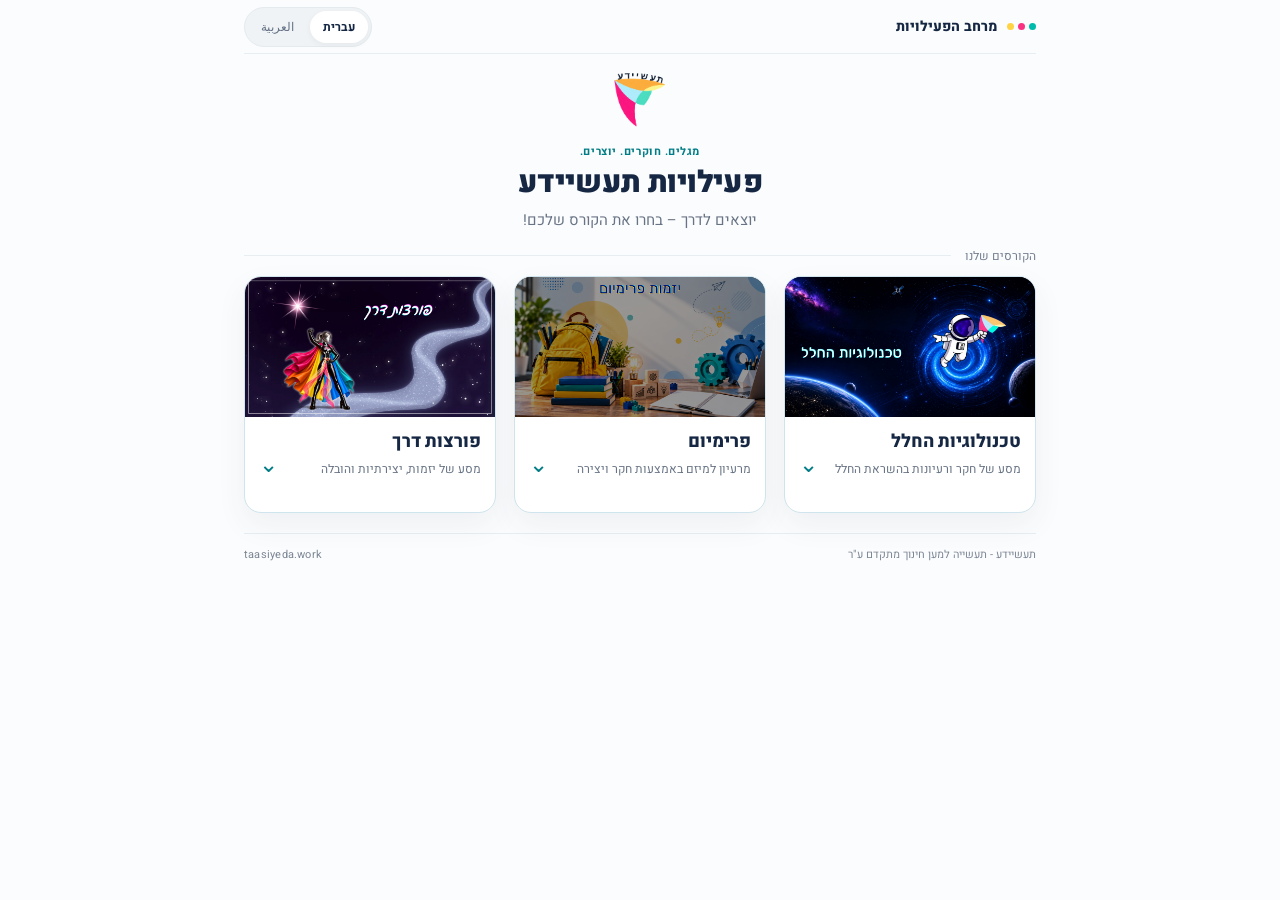
<file: index.html>
<!doctype html>
<html lang="he" dir="rtl">
<head>
<meta charset="utf-8"><meta name="viewport" content="width=device-width,initial-scale=1">
<title>פעילויות תעשיידע | בחרו את הקורס שלכם</title>
<meta name="description" content="מרחב הפעילויות של תעשיידע. בחרו את הקורס שלכם והיכנסו לאתר הקורס, לאתגרים ולפוסטר החקר.">
<meta name="theme-color" content="#fbfcfd">
<link rel="canonical" href="https://taasiyeda.work/">
<link rel="preconnect" href="https://fonts.googleapis.com"><link rel="preconnect" href="https://fonts.gstatic.com" crossorigin>
<link href="https://fonts.googleapis.com/css2?family=Heebo:wght@400;500;600;700;800;900&family=Noto+Sans+Arabic:wght@400;500;600;700;800&display=swap" rel="stylesheet">
<style>
:root{--ink:#152743;--muted:#687485;--teal:#007d87;--line:#e7edf0;--paper:#fbfcfd}
*{box-sizing:border-box}body{margin:0;background:var(--paper);color:var(--ink);font-family:Heebo,Arial,sans-serif;min-height:100vh}html[lang=ar] body{font-family:'Noto Sans Arabic',Arial,sans-serif}button,a{-webkit-tap-highlight-color:transparent}a{color:inherit}button{font:inherit}a:focus-visible,button:focus-visible{outline:3px solid #008d99;outline-offset:5px}button{cursor:pointer}.shell{max-width:1120px;padding:0 40px;margin:auto}.topbar{height:92px;display:flex;align-items:center;justify-content:space-between;border-bottom:1px solid var(--line)}.wordmark{font-size:18px;font-weight:800;display:flex;align-items:center;gap:10px}.brand-dots{display:flex;gap:4px}.brand-dots i{width:7px;height:7px;border-radius:50%;background:#00bbac}.brand-dots i:nth-child(2){background:#fa3284}.brand-dots i:nth-child(3){background:#ffd344}.languages{display:flex;direction:rtl;gap:3px;background:#f0f3f5;border:1px solid #e5eaee;border-radius:100px;padding:4px}.languages button{border:0;background:none;padding:7px 17px;border-radius:50px;color:#637185;min-height:40px;font-size:14px}.languages button[aria-pressed=true]{color:var(--ink);background:white;box-shadow:0 2px 6px #14243c0c;font-weight:700}
main{padding:40px 0 60px}.intro{text-align:center;position:relative}.logo{width:94px;height:104px;object-fit:contain}.eyebrow{color:var(--teal);font-size:12px;font-weight:700;letter-spacing:.05em;margin:22px 0 5px}h1{font-size:clamp(30px,4vw,44px);line-height:1.35;letter-spacing:-1.1px;margin:0;font-weight:900}.intro p{font-size:18px;color:var(--muted);margin:11px 0 0}.section-top{display:flex;align-items:center;gap:14px;margin:39px 0 18px;font-size:13px;color:#758090}.section-top:after{content:'';height:1px;background:var(--line);flex:1}.courses{display:grid;grid-template-columns:repeat(3,minmax(0,1fr));gap:25px;align-items:start}.course{background:#fff;border:1px solid var(--line);border-radius:24px;overflow:hidden;box-shadow:0 6px 22px #15274304}.active{border-color:#cfe4ec;box-shadow:0 12px 30px #243f6010}.cover{aspect-ratio:1.75;display:block;position:relative;overflow:hidden;background:#06122e}.cover img{width:100%;height:100%;object-fit:cover;display:block;transition:transform .35s}.cover:hover img{transform:scale(1.035)}.card-body{padding:23px}.card-body h2{font-size:23px;line-height:1.4;margin:0;font-weight:800}.card-body p{color:var(--muted);font-size:14px;line-height:1.65;margin:7px 0 20px}.links{display:grid;gap:9px}.activity{display:flex;align-items:center;justify-content:space-between;gap:12px;text-decoration:none;border:1px solid #dce9ee;background:#f3f8fb;border-radius:12px;padding:11px 15px;font-size:15px;font-weight:700;min-height:46px;transition:background .18s,transform .18s}.activity:hover{background:#e5f2f7;transform:translateX(-2px)}.activity.primary{background:var(--ink);border-color:var(--ink);color:white}.activity.primary:hover{background:#254362}.arrow{font-size:20px;line-height:1;font-family:Arial;font-weight:400}.soon-cover{background:#fff0f5;display:grid;place-items:center}.soon-cover.yellow{background:#fffae6}.shapes{width:128px;height:110px;position:relative;opacity:.9}.shapes i{position:absolute;width:60px;height:60px;background:#fac9dc;border-radius:15px;top:8px;right:8px;transform:rotate(15deg)}.shapes i:nth-child(2){background:#f1a9c5;top:44px;right:48px;border-radius:50%;width:64px;height:64px}.shapes i:nth-child(3){background:#ffe2ed;width:28px;height:28px;border-radius:8px;top:0;right:91px;transform:rotate(-15deg)}.yellow .shapes i{background:#ffe28a;transform:rotate(-15deg);border-radius:50%}.yellow .shapes i:nth-child(2){background:#f6ce57;border-radius:15px;transform:rotate(12deg)}.yellow .shapes i:nth-child(3){background:#fff0b7;border-radius:50%}.soon .card-body{min-height:154px;padding:24px}.soon h2{font-size:22px}.soon p{max-width:220px;margin-bottom:0;font-size:14px}.soon-tag{display:inline-block;font-size:11px;font-weight:600;padding:4px 10px;background:#f5f6f8;color:#7b8593;border-radius:20px;margin-bottom:12px}.footer{border-top:1px solid var(--line);padding:21px 0;display:flex;justify-content:space-between;gap:15px;color:#7c8795;font-size:12px}.footer span:last-child{direction:ltr;letter-spacing:.02em}
@media(min-height:850px) and (min-width:801px){main{padding-top:51px;padding-bottom:78px}.section-top{margin-top:45px}}@media(max-width:800px){.shell{padding:0 24px}.courses{gap:16px}.card-body{padding:17px}.card-body h2{font-size:20px}.activity{font-size:14px;padding:11px}.intro p{font-size:16px}}@media(max-width:620px){.shell{padding:0 20px}.topbar{height:78px}.wordmark{font-size:15px}.languages button{padding:6px 11px;font-size:13px}.brand-dots{gap:3px}.brand-dots i{width:5px;height:5px}main{padding-top:29px;padding-bottom:35px}.logo{width:76px;height:84px}.eyebrow{margin-top:19px}h1{font-size:33px}.courses{grid-template-columns:1fr;max-width:390px;margin:auto;gap:20px}.card-body{padding:22px}.card-body h2{font-size:24px}.activity{font-size:16px;min-height:49px}.section-top{margin-top:29px}.soon{display:grid;grid-template-columns:95px 1fr;align-items:stretch;border-radius:18px;box-shadow:none}.soon-cover{aspect-ratio:auto;height:100%;min-height:132px}.shapes{transform:scale(.65);transform-origin:center;width:115px}.soon .card-body{min-height:0;padding:17px}.soon h2{font-size:20px}.soon p{font-size:13px;margin:4px 0 0}.soon-tag{margin-bottom:7px}.footer{font-size:11px}.intro p{line-height:1.7}}@media(prefers-reduced-motion:reduce){*{transition:none!important}}

/* Compact centered course hub */
.shell{max-width:840px;padding:0 24px}
.topbar{height:64px}
.wordmark{font-size:14px}
.languages{padding:3px}
.languages button{font-size:12px;padding:5px 13px;min-height:32px}
main{padding:24px 0 30px}
.logo{width:64px;height:72px}
.eyebrow{font-size:11px;margin:12px 0 5px}
h1{font-size:30px;letter-spacing:-.6px}
.intro p{font-size:15px;margin-top:7px}
.section-top{margin:24px 0 14px;font-size:12px}
.courses{gap:18px}
.course{border-radius:17px}
.cover{aspect-ratio:1.8}
.card-body,.soon .card-body{padding:16px;min-height:0}
.card-body h2,.soon h2{font-size:18px}
.card-body p,.soon p{font-size:12px;margin:8px 0 14px}
.soon-tag{margin-bottom:8px;font-size:10px;padding:3px 9px}
.shapes{transform:scale(.72)}
.links{gap:7px}
.activity{font-size:13px;padding:8px 11px;min-height:38px;border-radius:9px}
.arrow{font-size:17px}
.footer{padding:16px 0;font-size:11px;align-items:center;flex-wrap:wrap}
.course-menu summary{display:flex;align-items:center;justify-content:space-between;gap:8px;cursor:pointer;list-style:none;min-height:36px}
.course-menu summary::-webkit-details-marker{display:none}
.course-menu summary:focus-visible{outline:3px solid #008d99;outline-offset:5px;border-radius:4px}
.chevron{color:var(--teal);font-family:Arial,sans-serif;font-size:23px;line-height:1;transition:transform .18s}
.course-menu[open] .chevron{transform:rotate(180deg)}
.course-menu[open] summary{margin-bottom:10px}
.course-heading{min-width:0;flex:1;text-align:right}
.course-heading .course-description{font-size:12px;line-height:1.65;color:var(--muted);margin:6px 0 0;min-block-size:3.3em}
.course-menu .links{padding-top:0}
@media(min-width:621px) and (max-width:800px){.course-heading h2{min-block-size:2.8em}}
@media(min-height:850px) and (min-width:801px){main{padding:24px 0 30px}.section-top{margin-top:24px}}
@media(max-width:620px){.shell{max-width:400px;padding:0 18px}.topbar{height:62px}.wordmark{font-size:13px}.languages button{padding:5px 10px}main{padding:22px 0 26px}h1{font-size:28px}.intro p{font-size:14px}.courses{gap:14px}.card-body h2{font-size:20px}.activity{font-size:15px;min-height:44px}.soon{grid-template-columns:80px 1fr}.soon-cover{min-height:112px}.soon .card-body{padding:14px}.soon h2{font-size:17px}.soon p{font-size:12px;margin-bottom:0}.soon .shapes{transform:scale(.55)}.footer{font-size:10px;gap:7px}}

.premium-cover{background:#272b30}.portzot-cover{background:#fceaf3}.cover.portzot-cover img{object-fit:contain;padding:0}.course-entry{padding-top:10px}
/* Tighter vertical rhythm */
.topbar{height:54px}
main{padding:14px 0 20px}
.logo{width:56px;height:62px}
.eyebrow{margin:6px 0 3px}
.intro p{margin-top:5px}
.section-top{margin:16px 0 11px}
.card-body{padding:12px 14px}
.footer{padding:12px 0}
@media(min-height:850px) and (min-width:801px){main{padding:14px 0 20px}.section-top{margin-top:16px}}
@media(max-width:620px){.topbar{height:54px}main{padding:14px 0 20px}.logo{width:56px;height:62px}.eyebrow{margin-top:6px}.section-top{margin-top:16px}.card-body{padding:12px 14px}}
.cover{aspect-ratio:16/9}.cover img{object-fit:contain}.cover:hover img{transform:none}.catalog-shortcut{margin-top:17px;display:flex;align-items:center;gap:16px;border:1px solid #cfe5e5;border-radius:15px;background:#edf8f7;padding:12px 18px;transition:background .2s}.catalog-shortcut:hover{background:#dff2ef}.catalog-graphic{display:grid;place-items:center;height:47px;width:52px;background:linear-gradient(145deg,#0a2545,#2c7492);color:#ffdfad;border-radius:12px;font-size:28px;flex:none}.catalog-text{display:grid;gap:3px}.catalog-text strong{font-size:16px;font-weight:900;color:#133d52;line-height:1.2}.catalog-text small{font-size:12px;color:#56818d}.catalog-go{margin-inline-start:auto;color:#047b87;font-size:22px;font-weight:800}@media(max-width:620px){.catalog-shortcut{padding:12px;gap:10px;margin-top:14px}.catalog-graphic{width:44px;height:44px}.catalog-text strong{font-size:14px}.catalog-text small{font-size:10px}}</style></head>
<body><div class="shell"><header class="topbar"><div class="wordmark"><span class="brand-dots" aria-hidden="true"><i></i><i></i><i></i></span><span data-i="brand">מרחב הפעילויות</span></div><nav class="languages" aria-label="בחירת שפה"><button type="button" lang="he" data-lang="he" aria-pressed="true">עברית</button><button type="button" lang="ar" data-lang="ar" aria-pressed="false">العربية</button></nav></header>
<main><section class="intro" aria-labelledby="title"><img class="logo" src="pictures/logo.png" alt="תעשיידע" width="78" height="90"><div class="eyebrow" data-i="eyebrow">מגלים. חוקרים. יוצרים.</div><h1 id="title" data-i="title">פעילויות תעשיידע</h1><p data-i="subtitle">יוצאים לדרך – בחרו את הקורס שלכם!</p></section><div class="section-top" data-i="section">הקורסים שלנו</div>
<section class="courses" aria-label="קורסים"><article class="course active"><a class="cover" data-route="course" href="https://taasiyeda2026.github.io/spin-off/" aria-label="כניסה לקורס טכנולוגיות החלל"><img src="pictures/courses/space.png" alt="אסטרונאוט בחלל עם דגל תעשיידע" width="1672" height="941"></a><div class="card-body"><details class="course-menu"><summary><div class="course-heading"><h2 data-i="space">טכנולוגיות החלל</h2><p class="course-description" data-description-he="מסע של חקר ורעיונות בהשראת החלל" data-description-ar="رحلة من البحث والأفكار المستوحاة من الفضاء">מסע של חקר ורעיונות בהשראת החלל</p></div><span class="chevron" aria-hidden="true">⌄</span></summary><nav class="links" aria-label="פעילויות טכנולוגיות החלל"><a class="activity primary" data-route="course" href="https://taasiyeda2026.github.io/spin-off/"><span data-i="course">אתר הקורס</span><span class="arrow" aria-hidden="true">←</span></a><a class="activity" data-route="challenges" href="https://taasiyeda2026.github.io/spin-off/challenge/challenges.html"><span data-i="challenges">אתגרים</span><span class="arrow" aria-hidden="true">←</span></a><a class="activity" data-route="poster" href="https://taasiyeda2026.github.io/spin-off/poster.html"><span data-i="poster">פוסטר חקר</span><span class="arrow" aria-hidden="true">←</span></a></nav></details></div></article>
<article class="course active"><a class="cover premium-cover" href="https://taasiyeda2026.github.io/Premium/" data-course-key="premium" aria-label="כניסה לקורס פרימיום"><img src="pictures/courses/premium.png" data-alt-key="premiumAlt" alt="איור קורס פרימיום עם תיק, ספרים וגלגלי שיניים" loading="lazy"></a><div class="card-body"><details class="course-menu"><summary><div class="course-heading"><h2 data-i="premium">פרימיום</h2><p class="course-description" data-description-he="מרעיון למיזם באמצעות חקר ויצירה" data-description-ar="من فكرة إلى مشروع من خلال البحث والإبداع">מרעיון למיזם באמצעות חקר ויצירה</p></div><span class="chevron" aria-hidden="true">⌄</span></summary><nav class="links course-entry" data-course-key="premium" aria-label="פרימיום"><a class="activity primary" href="https://taasiyeda2026.github.io/Premium/"><span data-i="course">אתר הקורס</span><span class="arrow" aria-hidden="true">←</span></a></nav></details></div></article>
<article class="course active"><a class="cover portzot-cover" href="https://portzot-derech.org/" data-course-key="portzot" aria-label="כניסה לקורס פורצות דרך"><img src="pictures/courses/portzot.png" data-alt-key="portzotAlt" alt="איור קורס פורצות דרך עם גיבורה ושביל" loading="lazy"></a><div class="card-body"><details class="course-menu"><summary><div class="course-heading"><h2 data-i="portzot">פורצות דרך</h2><p class="course-description" data-description-he="מסע של יזמות, יצירתיות והובלה" data-description-ar="رحلة من ريادة الأعمال والإبداع والقيادة">מסע של יזמות, יצירתיות והובלה</p></div><span class="chevron" aria-hidden="true">⌄</span></summary><nav class="links course-entry" data-course-key="portzot" aria-label="פורצות דרך"><a class="activity primary" href="https://portzot-derech.org/"><span data-i="course">אתר הקורס</span><span class="arrow" aria-hidden="true">←</span></a></nav></details></div></article></section></main><footer class="footer"><span lang="he" dir="rtl" data-i="footer">תעשיידע - תעשייה למען חינוך מתקדם ע"ר</span><span>taasiyeda.work</span></footer></div>
<script>
(()=>{'use strict';const copy={he:{premium:'פרימיום',portzot:'פורצות דרך',premiumAlt:'איור קורס פרימיום עם תיק, ספרים וגלגלי שיניים',portzotAlt:'איור קורס פורצות דרך עם גיבורה ושביל',brand:'מרחב הפעילויות',eyebrow:'מגלים. חוקרים. יוצרים.',title:'פעילויות תעשיידע',subtitle:'יוצאים לדרך – בחרו את הקורס שלכם!',section:'הקורסים שלנו',space:'טכנולוגיות החלל',description:'יוצאים למסע של חקר ורעיונות בהשראת החלל.',course:'אתר הקורס',challenges:'אתגרים',poster:'פוסטר חקר',soon:'בקרוב',more:'עוד עולמות לגלות',soonDescription:'קורסים ופעילויות נוספים יצטרפו לכאן בהמשך.',next:'המסע הבא שלכם',nextDescription:'מקום לרעיונות חדשים ולסקרנות שלכם.',footer:'תעשיידע - תעשייה למען חינוך מתקדם ע"ר'},ar:{premium:'بريميوم',portzot:'رائدات المستقبل',premiumAlt:'صورة دورة بريميوم مع حقيبة وكتب وتروس',portzotAlt:'صورة دورة رائدات المستقبل مع بطلة ومسار',brand:'مساحة الأنشطة',eyebrow:'نكتشف. نبحث. نبدع.',title:'أنشطة تعسيداع',subtitle:'ننطلق معًا – اختاروا دورتكم!',section:'دوراتنا',space:'تكنولوجيا الفضاء',description:'ننطلق في رحلة من البحث والأفكار المستوحاة من الفضاء.',course:'موقع الدورة',challenges:'التحديات',poster:'ملصق البحث',soon:'قريبًا',more:'عوالم أخرى لنكتشفها',soonDescription:'ستنضم إلى هنا دورات وأنشطة إضافية لاحقًا.',next:'رحلتكم القادمة',nextDescription:'مساحة لأفكار جديدة ولفضولكم.',footer:'תעשיידע - תעשייה למען חינוך מתקדם ע"ר'}};const base='https://taasiyeda2026.github.io/spin-off/';function setLanguage(lang){if(!copy[lang])lang='he';document.documentElement.lang=lang;document.documentElement.dir='rtl';document.querySelectorAll('[data-i]').forEach(el=>el.textContent=copy[lang][el.dataset.i]);document.title=copy[lang].title+' | '+copy[lang].brand;document.querySelectorAll('[data-lang]').forEach(el=>el.setAttribute('aria-pressed',String(el.dataset.lang===lang)));document.querySelector('.languages').setAttribute('aria-label',lang==='ar'?'اختيار اللغة':'בחירת שפה');document.querySelector('.courses').setAttribute('aria-label',copy[lang].section);document.querySelector('.links').setAttribute('aria-label',copy[lang].space);document.querySelector('.cover[data-route]').setAttribute('aria-label',copy[lang].course+' — '+copy[lang].space);document.querySelector('.cover img').alt=lang==='ar'?'رائد فضاء يحمل علم تعسيداع':'אסטרונאוט בחלל עם דגל תעשיידע';document.querySelectorAll('[data-route]').forEach(el=>{const route=el.dataset.route;el.href=route==='challenges'?base+'challenge/'+(lang==='ar'?'ar/':'')+'challenges.html?lang='+lang:base+(route==='poster'?'poster.html':'');});document.querySelectorAll('[data-course-key]').forEach(el=>el.setAttribute('aria-label',copy[lang].course+' — '+copy[lang][el.dataset.courseKey]));document.querySelectorAll('[data-alt-key]').forEach(el=>el.alt=copy[lang][el.dataset.altKey]);try{localStorage.setItem('taasiyeda-language',lang)}catch(e){}}
let lang=new URLSearchParams(location.search).get('lang');if(lang!=='he'&&lang!=='ar'){try{lang=localStorage.getItem('taasiyeda-language')}catch(e){}}setLanguage(lang||'he');document.querySelectorAll('[data-lang]').forEach(el=>el.addEventListener('click',()=>setLanguage(el.dataset.lang)));})();
</script><script src="course-links.js"></script></body></html>
</file>
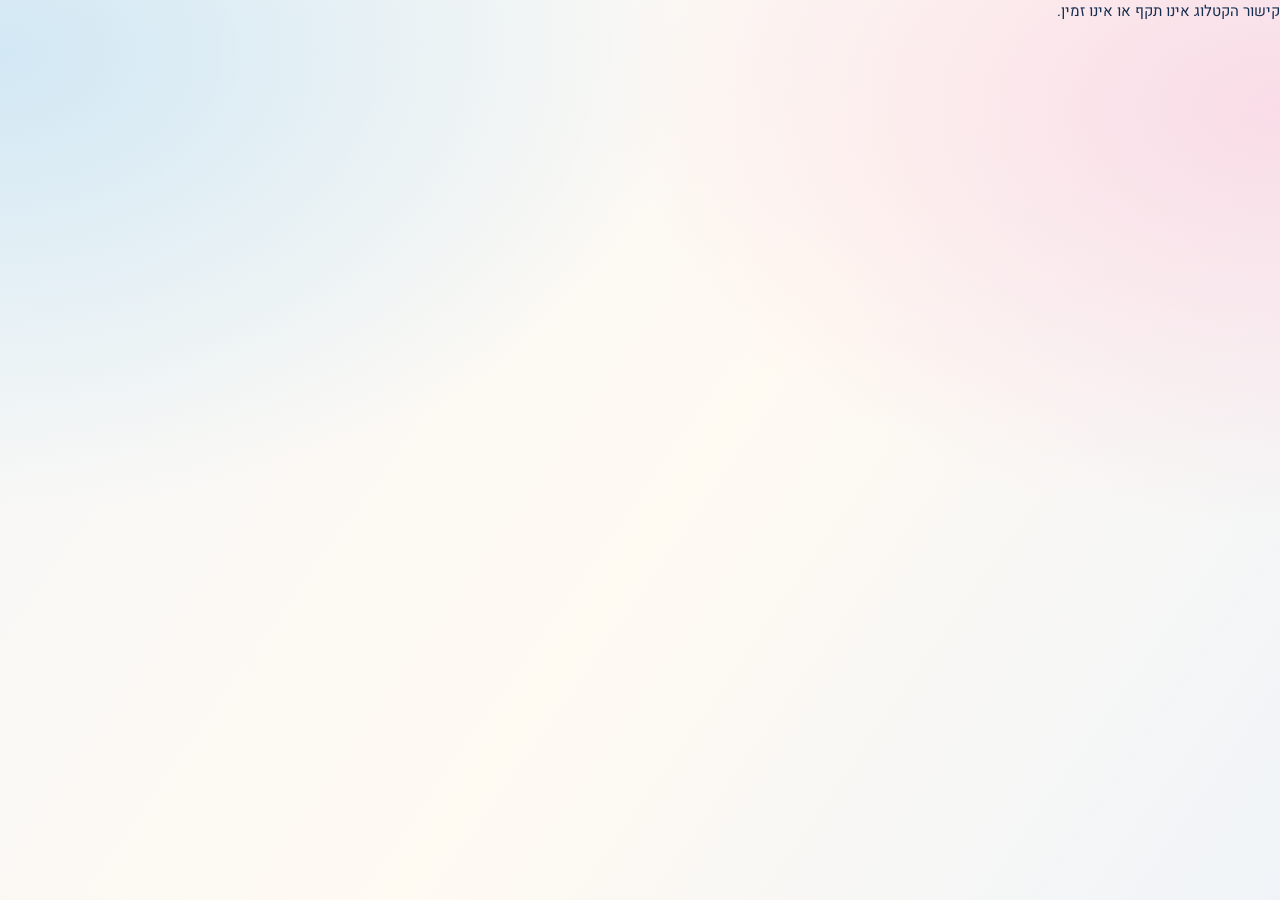
<file: c/index.html>
<!doctype html><html lang="he" dir="rtl"><head><meta charset="utf-8"><meta name="viewport" content="width=device-width, initial-scale=1"><meta name="theme-color" content="#143e63"><title>קטלוג סדנאות STEM</title><meta name="description" content="לומדים, חוקרים ויוצרים – סדנאות מייקרים חווייתיות המשלבות התנסות מעשית בעולמות ה-STEM, גילוי עקרונות מדעיים וטכנולוגיים, רכישת כלים ופיתוח מיומנויות, תוך בניית תוצרים אישיים. כיתות א׳–ו׳."><meta property="og:type" content="website"><meta property="og:locale" content="he_IL"><meta property="og:site_name" content="תעשיידע"><meta property="og:title" content="קטלוג סדנאות STEM"><meta property="og:description" content="סדנאות STEM חווייתיות המשלבות מדע, טכנולוגיה, יצירה ותוצרים אישיים."><meta property="og:url" content="https://taasiyeda.work/workshops/share/"><meta property="og:image" content="https://taasiyeda.work/workshops/assets/catalog-stem-cover.jpg?v=2"><meta property="og:image:secure_url" content="https://taasiyeda.work/workshops/assets/catalog-stem-cover.jpg?v=2"><meta property="og:image:type" content="image/jpeg"><meta property="og:image:width" content="1200"><meta property="og:image:height" content="630"><meta property="og:image:alt" content="קטלוג סדנאות STEM"><meta name="twitter:card" content="summary_large_image"><meta name="twitter:title" content="קטלוג סדנאות STEM"><meta name="twitter:description" content="סדנאות STEM חווייתיות המשלבות מדע, טכנולוגיה, יצירה ותוצרים אישיים."><meta name="twitter:image" content="https://taasiyeda.work/workshops/assets/catalog-stem-cover.jpg?v=2"><link rel="canonical" href="https://taasiyeda.work/workshops/share/"><link rel="stylesheet" href="/workshops/assets/catalog.css?v=39"><script defer src="/workshops/assets/api.js?v=6"></script><script defer src="/workshops/assets/catalog.js?v=34"></script><script defer src="/workshops/assets/public.js?v=6"></script></head><body data-short-share="true" class="shared-mode" data-mode="share" data-catalog="stem"><div id="catalogRoot"></div><noscript>יש להפעיל JavaScript כדי לצפות בקטלוג.</noscript></body></html>
</file>
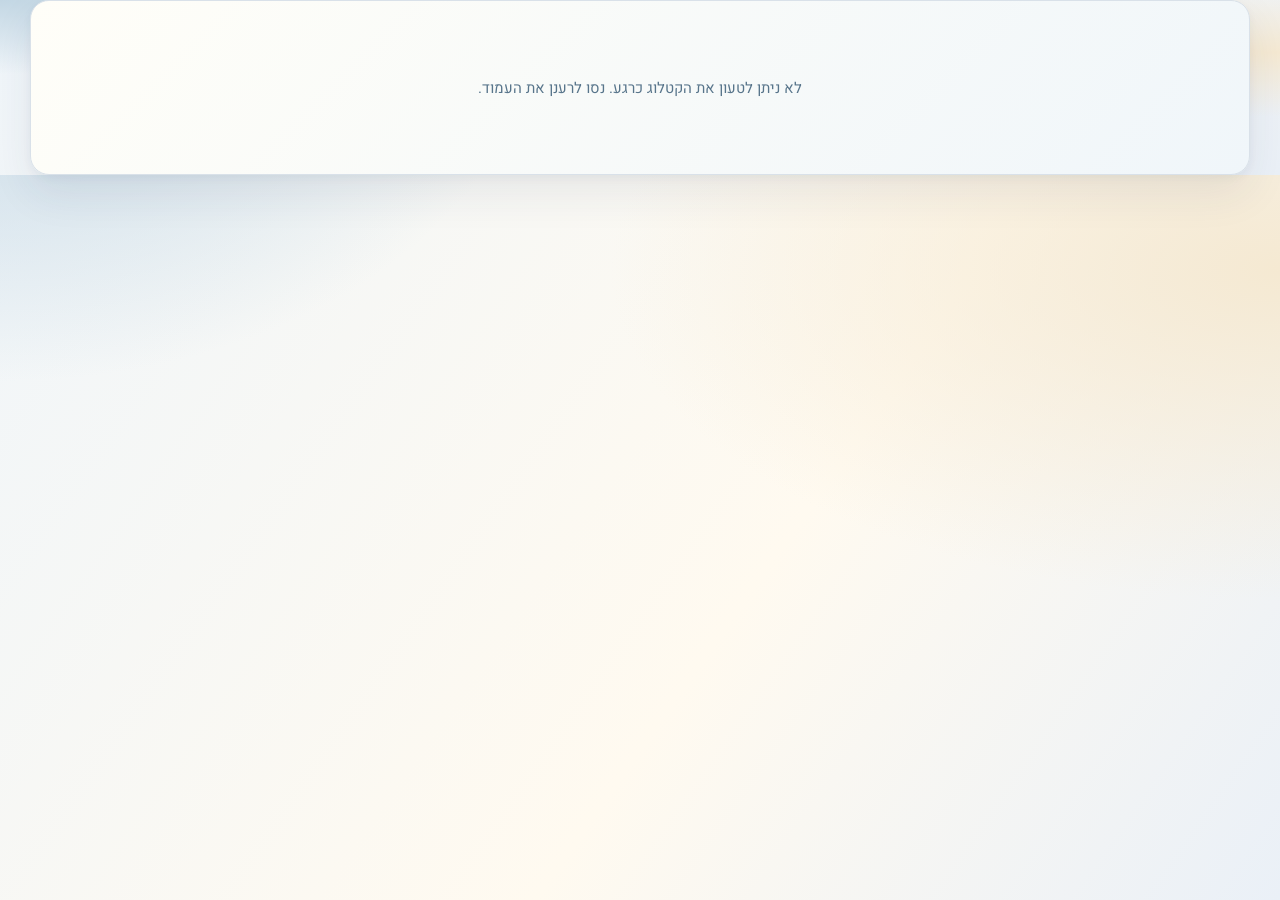
<file: space/index.html>
<!doctype html><html lang="he" dir="rtl"><head><meta charset="utf-8"><meta name="viewport" content="width=device-width, initial-scale=1"><meta name="theme-color" content="#143e63"><title>סדנאות מייקרים בהשראת עולם החלל</title><meta name="description" content="חוקרים, מגלים ויוצרים – התנסות מעשית בעולמות המדע והטכנולוגיה, תוך פיתוח מיומנויות, טיפוח הסקרנות והחשיבה היצירתית ובניית תוצרים אישיים בהשראת עולם החלל. כיתות א׳–ו׳."><meta property="og:type" content="website"><meta property="og:locale" content="he_IL"><meta property="og:site_name" content="תעשיידע"><meta property="og:title" content="סדנאות מייקרים בהשראת עולם החלל"><meta property="og:description" content="סדנאות חלל חווייתיות לכיתות א׳–ו׳, המשלבות למידה מעשית ובניית תוצרים אישיים."><meta property="og:url" content="https://taasiyeda.work/space/"><meta property="og:image" content="https://taasiyeda.work/workshops/assets/catalog-space-cover.jpg"><meta property="og:image:secure_url" content="https://taasiyeda.work/workshops/assets/catalog-space-cover.jpg"><meta property="og:image:type" content="image/jpeg"><meta property="og:image:width" content="1200"><meta property="og:image:height" content="630"><meta property="og:image:alt" content="סדנאות מייקרים בהשראת עולם החלל"><meta name="twitter:card" content="summary_large_image"><meta name="twitter:title" content="סדנאות מייקרים בהשראת עולם החלל"><meta name="twitter:description" content="סדנאות חלל חווייתיות לכיתות א׳–ו׳, המשלבות למידה מעשית ובניית תוצרים אישיים."><meta name="twitter:image" content="https://taasiyeda.work/workshops/assets/catalog-space-cover.jpg"><link rel="canonical" href="https://taasiyeda.work/space/"><link rel="stylesheet" href="/workshops/assets/catalog.css?v=39"><script defer src="/workshops/assets/api.js?v=6"></script><script defer src="/workshops/assets/catalog.js?v=34"></script><script defer src="/workshops/assets/public.js?v=6"></script></head><body class="shared-mode" data-mode="share" data-catalog="space"><div id="catalogRoot"></div><noscript>יש להפעיל JavaScript כדי לצפות בקטלוג.</noscript></body></html>
</file>
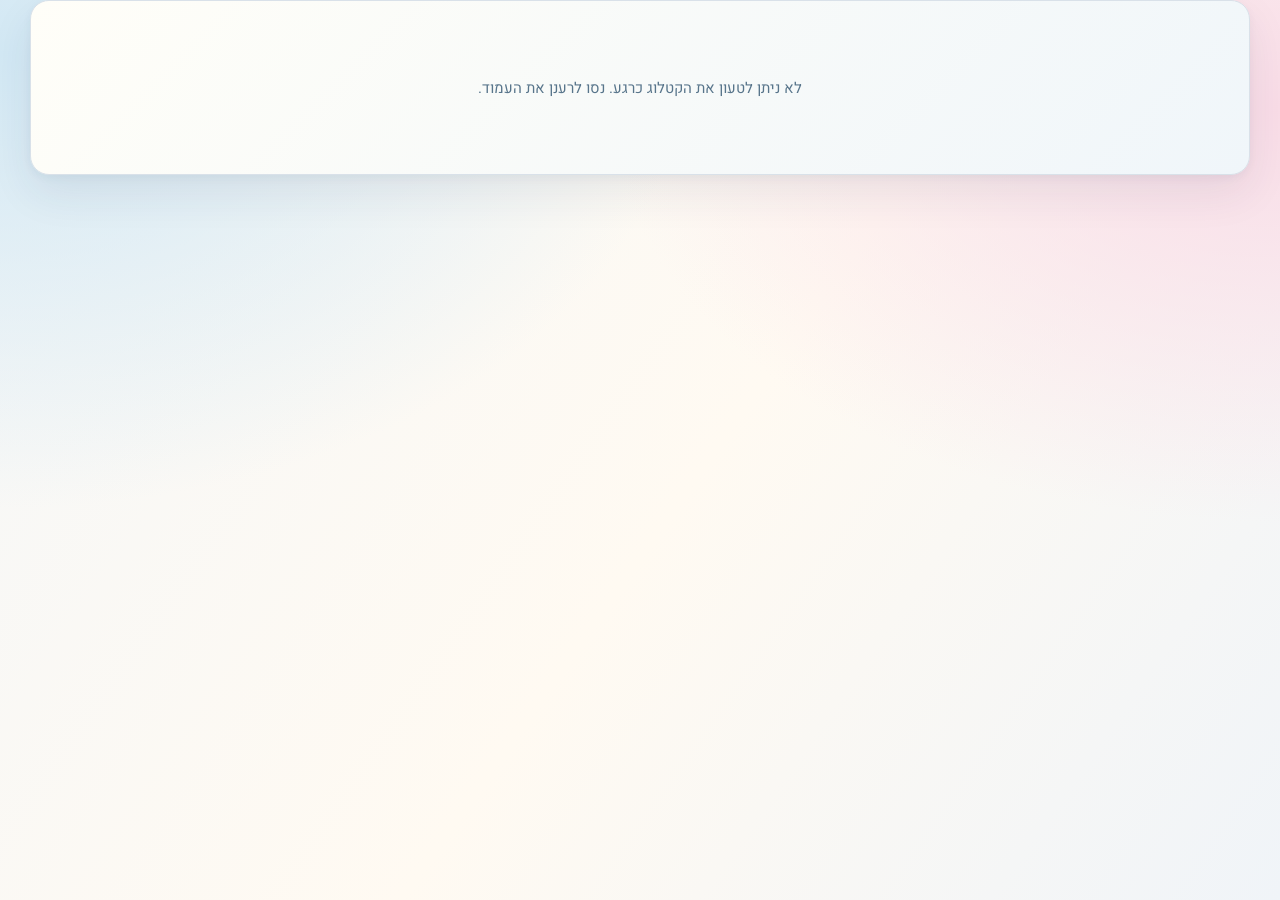
<file: stem/index.html>
<!doctype html><html lang="he" dir="rtl"><head><meta charset="utf-8"><meta name="viewport" content="width=device-width, initial-scale=1"><meta name="theme-color" content="#143e63"><title>קטלוג סדנאות STEM</title><meta name="description" content="לומדים, חוקרים ויוצרים – סדנאות מייקרים חווייתיות המשלבות התנסות מעשית בעולמות ה-STEM, גילוי עקרונות מדעיים וטכנולוגיים, רכישת כלים ופיתוח מיומנויות, תוך בניית תוצרים אישיים. כיתות א׳–ו׳."><meta property="og:type" content="website"><meta property="og:locale" content="he_IL"><meta property="og:site_name" content="תעשיידע"><meta property="og:title" content="קטלוג סדנאות STEM"><meta property="og:description" content="סדנאות STEM חווייתיות המשלבות מדע, טכנולוגיה, יצירה ותוצרים אישיים."><meta property="og:url" content="https://taasiyeda.work/stem/"><meta property="og:image" content="https://taasiyeda.work/workshops/assets/catalog-stem-cover.jpg?v=2"><meta property="og:image:secure_url" content="https://taasiyeda.work/workshops/assets/catalog-stem-cover.jpg?v=2"><meta property="og:image:type" content="image/jpeg"><meta property="og:image:width" content="1200"><meta property="og:image:height" content="630"><meta property="og:image:alt" content="קטלוג סדנאות STEM"><meta name="twitter:card" content="summary_large_image"><meta name="twitter:title" content="קטלוג סדנאות STEM"><meta name="twitter:description" content="סדנאות STEM חווייתיות המשלבות מדע, טכנולוגיה, יצירה ותוצרים אישיים."><meta name="twitter:image" content="https://taasiyeda.work/workshops/assets/catalog-stem-cover.jpg?v=2"><link rel="canonical" href="https://taasiyeda.work/stem/"><link rel="stylesheet" href="/workshops/assets/catalog.css?v=39"><script defer src="/workshops/assets/api.js?v=6"></script><script defer src="/workshops/assets/catalog.js?v=34"></script><script defer src="/workshops/assets/public.js?v=6"></script></head><body class="shared-mode" data-mode="share" data-catalog="stem"><div id="catalogRoot"></div><noscript>יש להפעיל JavaScript כדי לצפות בקטלוג.</noscript></body></html>
</file>
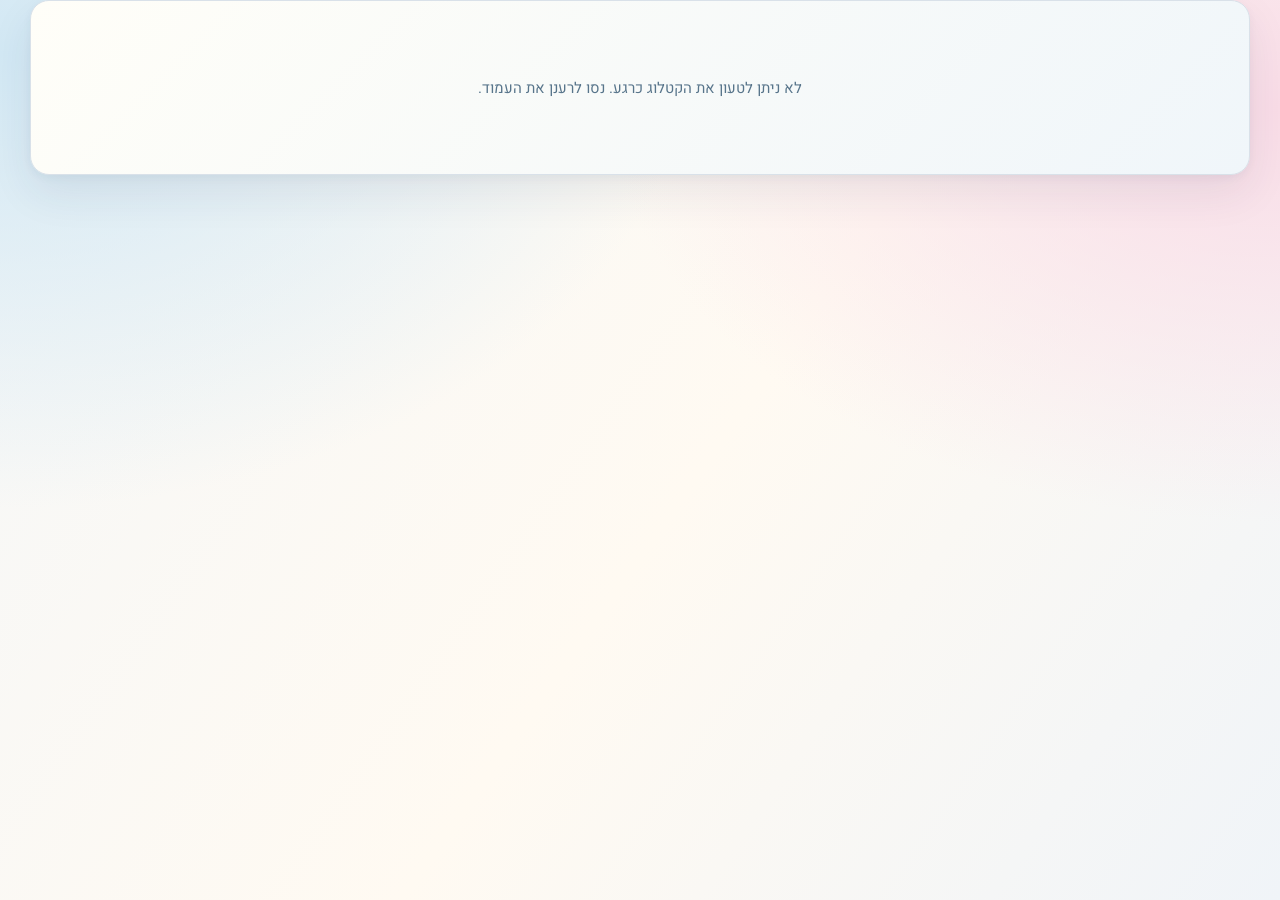
<file: workshops/index.html>
<!doctype html><html lang="he" dir="rtl"><head><meta charset="utf-8"><meta name="viewport" content="width=device-width, initial-scale=1"><meta name="theme-color" content="#143e63"><title>קטלוג סדנאות STEM</title><meta name="description" content="לומדים, חוקרים ויוצרים – סדנאות מייקרים חווייתיות המשלבות התנסות מעשית בעולמות ה-STEM, גילוי עקרונות מדעיים וטכנולוגיים, רכישת כלים ופיתוח מיומנויות, תוך בניית תוצרים אישיים. כיתות א׳–ו׳."><meta property="og:type" content="website"><meta property="og:locale" content="he_IL"><meta property="og:site_name" content="תעשיידע"><meta property="og:title" content="קטלוג סדנאות STEM"><meta property="og:description" content="סדנאות STEM חווייתיות המשלבות מדע, טכנולוגיה, יצירה ותוצרים אישיים."><meta property="og:url" content="https://taasiyeda.work/workshops/"><meta property="og:image" content="https://taasiyeda.work/workshops/assets/catalog-stem-cover.jpg"><meta property="og:image:secure_url" content="https://taasiyeda.work/workshops/assets/catalog-stem-cover.jpg"><meta property="og:image:type" content="image/jpeg"><meta property="og:image:alt" content="קטלוג סדנאות STEM"><meta name="twitter:card" content="summary_large_image"><meta name="twitter:title" content="קטלוג סדנאות STEM"><meta name="twitter:description" content="סדנאות STEM חווייתיות המשלבות מדע, טכנולוגיה, יצירה ותוצרים אישיים."><meta name="twitter:image" content="https://taasiyeda.work/workshops/assets/catalog-stem-cover.jpg"><link rel="canonical" href="https://taasiyeda.work/workshops/"><link rel="stylesheet" href="./assets/catalog.css?v=39"><script defer src="./assets/api.js?v=6"></script><script defer src="./assets/catalog.js?v=34"></script><script defer src="./assets/public.js?v=6"></script></head><body data-mode="public" data-catalog="stem"><div id="catalogRoot"></div><noscript>יש להפעיל JavaScript כדי לצפות בקטלוג.</noscript></body></html>
</file>
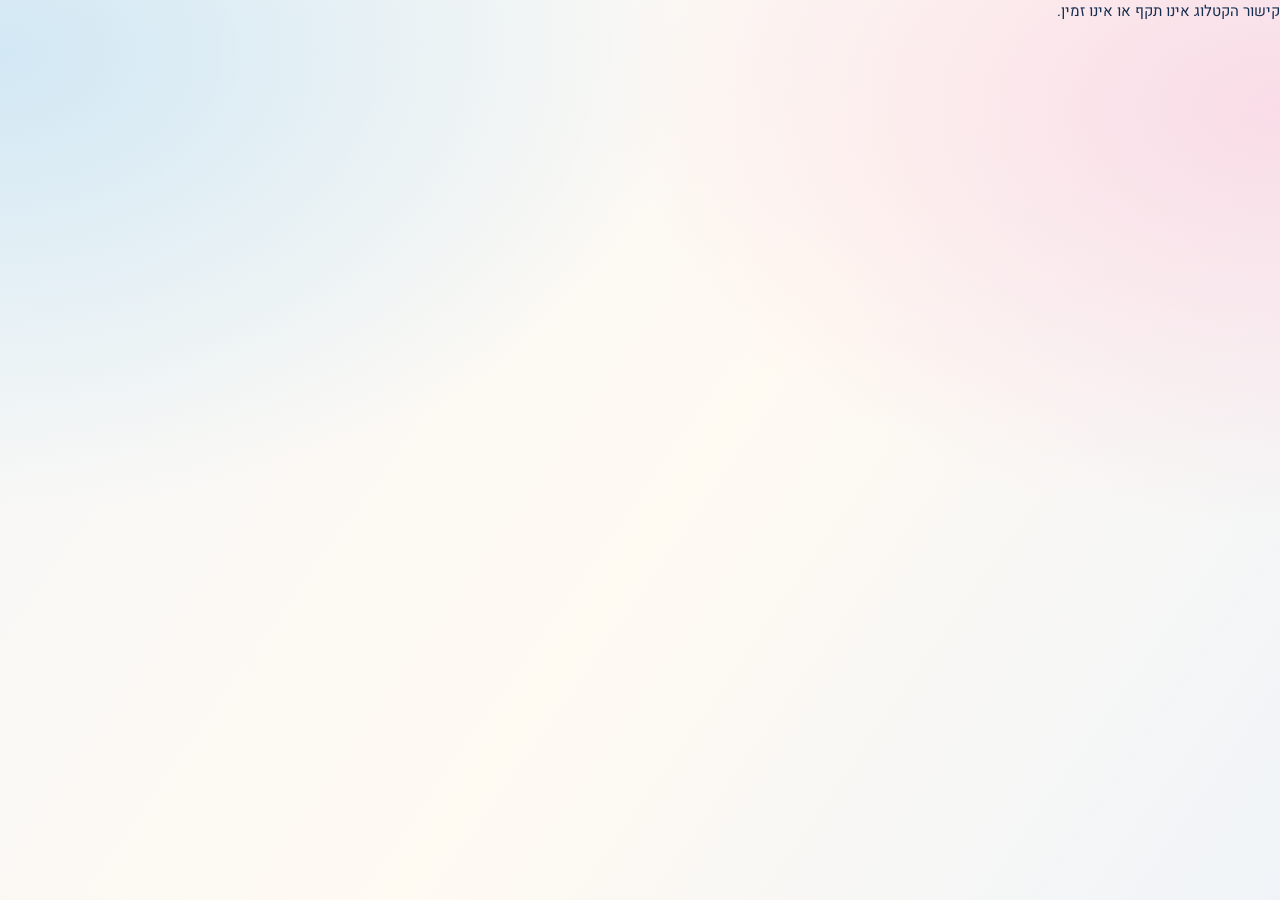
<file: c/space/index.html>
<!doctype html><html lang="he" dir="rtl"><head><meta charset="utf-8"><meta name="viewport" content="width=device-width, initial-scale=1"><meta name="theme-color" content="#143e63"><title>סדנאות מייקרים בהשראת עולם החלל</title><meta name="description" content="חוקרים, מגלים ויוצרים – התנסות מעשית בעולמות המדע והטכנולוגיה, תוך פיתוח מיומנויות, טיפוח הסקרנות והחשיבה היצירתית ובניית תוצרים אישיים בהשראת עולם החלל. כיתות א׳–ו׳."><meta property="og:type" content="website"><meta property="og:locale" content="he_IL"><meta property="og:site_name" content="תעשיידע"><meta property="og:title" content="סדנאות מייקרים בהשראת עולם החלל"><meta property="og:description" content="סדנאות חלל חווייתיות לכיתות א׳–ו׳, המשלבות למידה מעשית ובניית תוצרים אישיים."><meta property="og:url" content="https://taasiyeda.work/c/space/"><meta property="og:image" content="https://taasiyeda.work/workshops/assets/catalog-space-cover.jpg"><meta property="og:image:secure_url" content="https://taasiyeda.work/workshops/assets/catalog-space-cover.jpg"><meta property="og:image:type" content="image/jpeg"><meta property="og:image:width" content="1200"><meta property="og:image:height" content="630"><meta property="og:image:alt" content="סדנאות מייקרים בהשראת עולם החלל"><meta name="twitter:card" content="summary_large_image"><meta name="twitter:title" content="סדנאות מייקרים בהשראת עולם החלל"><meta name="twitter:description" content="סדנאות חלל חווייתיות לכיתות א׳–ו׳, המשלבות למידה מעשית ובניית תוצרים אישיים."><meta name="twitter:image" content="https://taasiyeda.work/workshops/assets/catalog-space-cover.jpg"><link rel="canonical" href="https://taasiyeda.work/c/space/"><link rel="stylesheet" href="/workshops/assets/catalog.css?v=39"><script defer src="/workshops/assets/api.js?v=6"></script><script defer src="/workshops/assets/catalog.js?v=34"></script><script defer src="/workshops/assets/public.js?v=6"></script></head><body data-short-share="true" class="shared-mode" data-mode="share" data-catalog="space"><div id="catalogRoot"></div><noscript>יש להפעיל JavaScript כדי לצפות בקטלוג.</noscript></body></html>
</file>
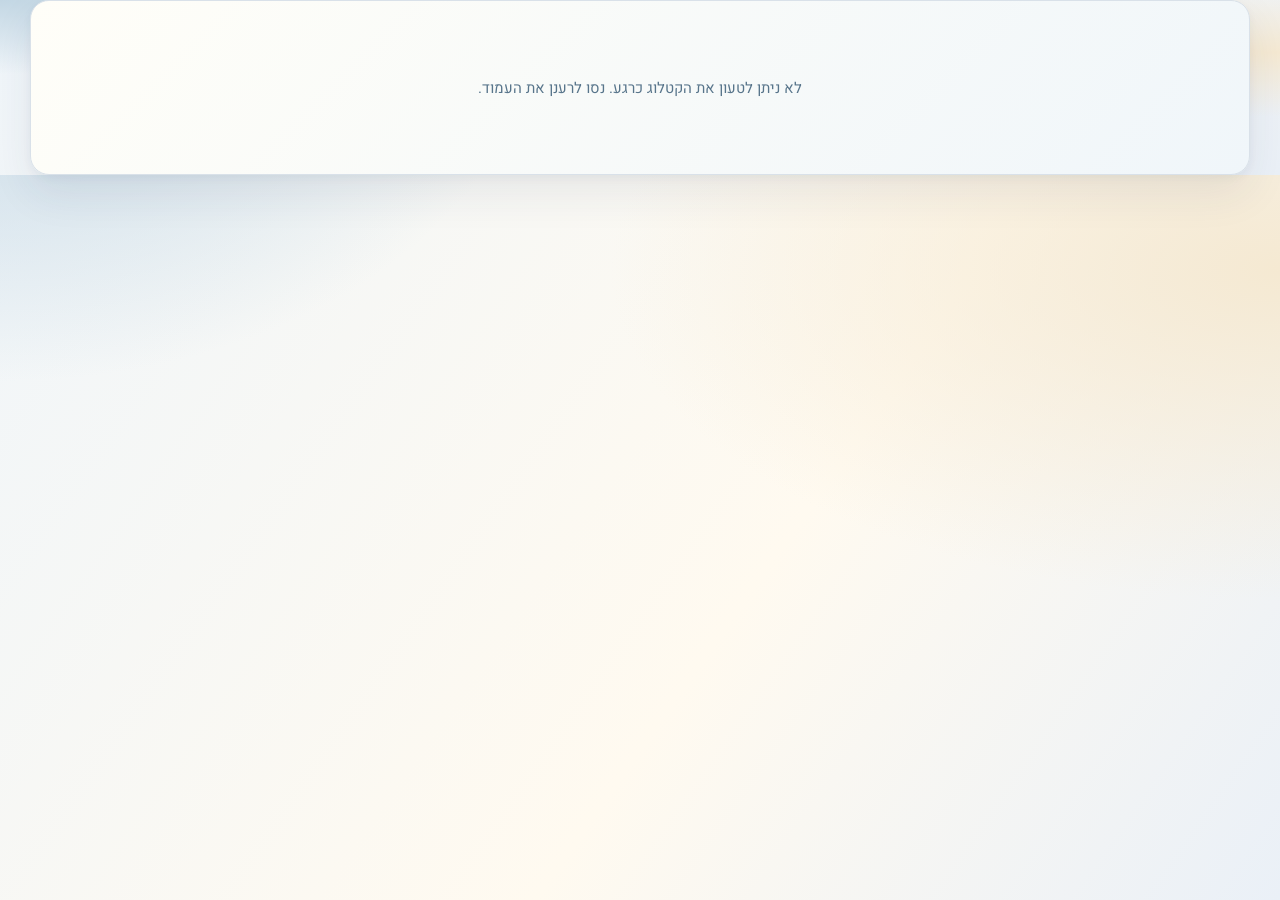
<file: space/esraa/index.html>
<!doctype html><html lang="he" dir="rtl"><head><meta charset="utf-8"><meta name="viewport" content="width=device-width, initial-scale=1"><meta name="theme-color" content="#143e63"><title>סדנאות מייקרים בהשראת עולם החלל</title><meta name="description" content="חוקרים, מגלים ויוצרים – התנסות מעשית בעולמות המדע והטכנולוגיה, תוך פיתוח מיומנויות, טיפוח הסקרנות והחשיבה היצירתית ובניית תוצרים אישיים בהשראת עולם החלל. כיתות א׳–ו׳."><meta property="og:type" content="website"><meta property="og:locale" content="he_IL"><meta property="og:site_name" content="תעשיידע"><meta property="og:title" content="סדנאות מייקרים בהשראת עולם החלל"><meta property="og:description" content="סדנאות חלל חווייתיות לכיתות א׳–ו׳, המשלבות למידה מעשית ובניית תוצרים אישיים."><meta property="og:url" content="https://taasiyeda.work/space/esraa/"><meta property="og:image" content="https://taasiyeda.work/workshops/assets/catalog-space-cover.jpg"><meta property="og:image:secure_url" content="https://taasiyeda.work/workshops/assets/catalog-space-cover.jpg"><meta property="og:image:type" content="image/jpeg"><meta property="og:image:width" content="1200"><meta property="og:image:height" content="630"><meta property="og:image:alt" content="סדנאות מייקרים בהשראת עולם החלל"><meta name="twitter:card" content="summary_large_image"><meta name="twitter:title" content="סדנאות מייקרים בהשראת עולם החלל"><meta name="twitter:description" content="סדנאות חלל חווייתיות לכיתות א׳–ו׳, המשלבות למידה מעשית ובניית תוצרים אישיים."><meta name="twitter:image" content="https://taasiyeda.work/workshops/assets/catalog-space-cover.jpg"><link rel="canonical" href="https://taasiyeda.work/space/esraa/"><link rel="stylesheet" href="/workshops/assets/catalog.css?v=39"><script defer src="/workshops/assets/api.js?v=6"></script><script defer src="/workshops/assets/catalog.js?v=34"></script><script defer src="/workshops/assets/public.js?v=6"></script></head><body data-marketing="f767f237-5a4c-449c-920d-4b89ac4a7d9e" class="shared-mode" data-mode="share" data-catalog="space"><div id="catalogRoot"></div><noscript>יש להפעיל JavaScript כדי לצפות בקטלוג.</noscript></body></html>
</file>
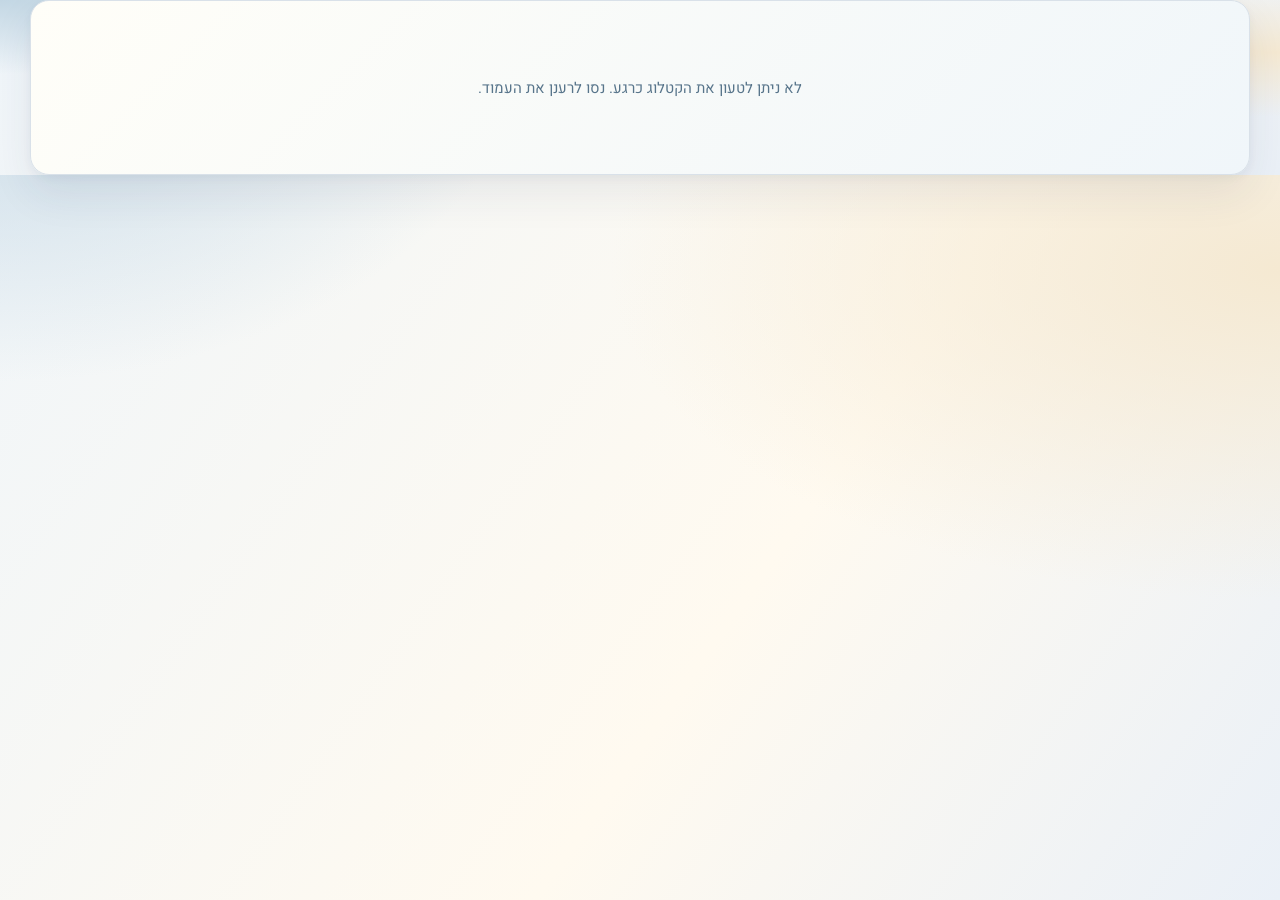
<file: space/yael/index.html>
<!doctype html><html lang="he" dir="rtl"><head><meta charset="utf-8"><meta name="viewport" content="width=device-width, initial-scale=1"><meta name="theme-color" content="#143e63"><title>סדנאות מייקרים בהשראת עולם החלל</title><meta name="description" content="חוקרים, מגלים ויוצרים – התנסות מעשית בעולמות המדע והטכנולוגיה, תוך פיתוח מיומנויות, טיפוח הסקרנות והחשיבה היצירתית ובניית תוצרים אישיים בהשראת עולם החלל. כיתות א׳–ו׳."><meta property="og:type" content="website"><meta property="og:locale" content="he_IL"><meta property="og:site_name" content="תעשיידע"><meta property="og:title" content="סדנאות מייקרים בהשראת עולם החלל"><meta property="og:description" content="סדנאות חלל חווייתיות לכיתות א׳–ו׳, המשלבות למידה מעשית ובניית תוצרים אישיים."><meta property="og:url" content="https://taasiyeda.work/space/yael/"><meta property="og:image" content="https://taasiyeda.work/workshops/assets/catalog-space-cover.jpg"><meta property="og:image:secure_url" content="https://taasiyeda.work/workshops/assets/catalog-space-cover.jpg"><meta property="og:image:type" content="image/jpeg"><meta property="og:image:width" content="1200"><meta property="og:image:height" content="630"><meta property="og:image:alt" content="סדנאות מייקרים בהשראת עולם החלל"><meta name="twitter:card" content="summary_large_image"><meta name="twitter:title" content="סדנאות מייקרים בהשראת עולם החלל"><meta name="twitter:description" content="סדנאות חלל חווייתיות לכיתות א׳–ו׳, המשלבות למידה מעשית ובניית תוצרים אישיים."><meta name="twitter:image" content="https://taasiyeda.work/workshops/assets/catalog-space-cover.jpg"><link rel="canonical" href="https://taasiyeda.work/space/yael/"><link rel="stylesheet" href="/workshops/assets/catalog.css?v=39"><script defer src="/workshops/assets/api.js?v=6"></script><script defer src="/workshops/assets/catalog.js?v=34"></script><script defer src="/workshops/assets/public.js?v=6"></script></head><body data-marketing="fd61052d-d929-47f6-9916-edce79436c5e" class="shared-mode" data-mode="share" data-catalog="space"><div id="catalogRoot"></div><noscript>יש להפעיל JavaScript כדי לצפות בקטלוג.</noscript></body></html>
</file>
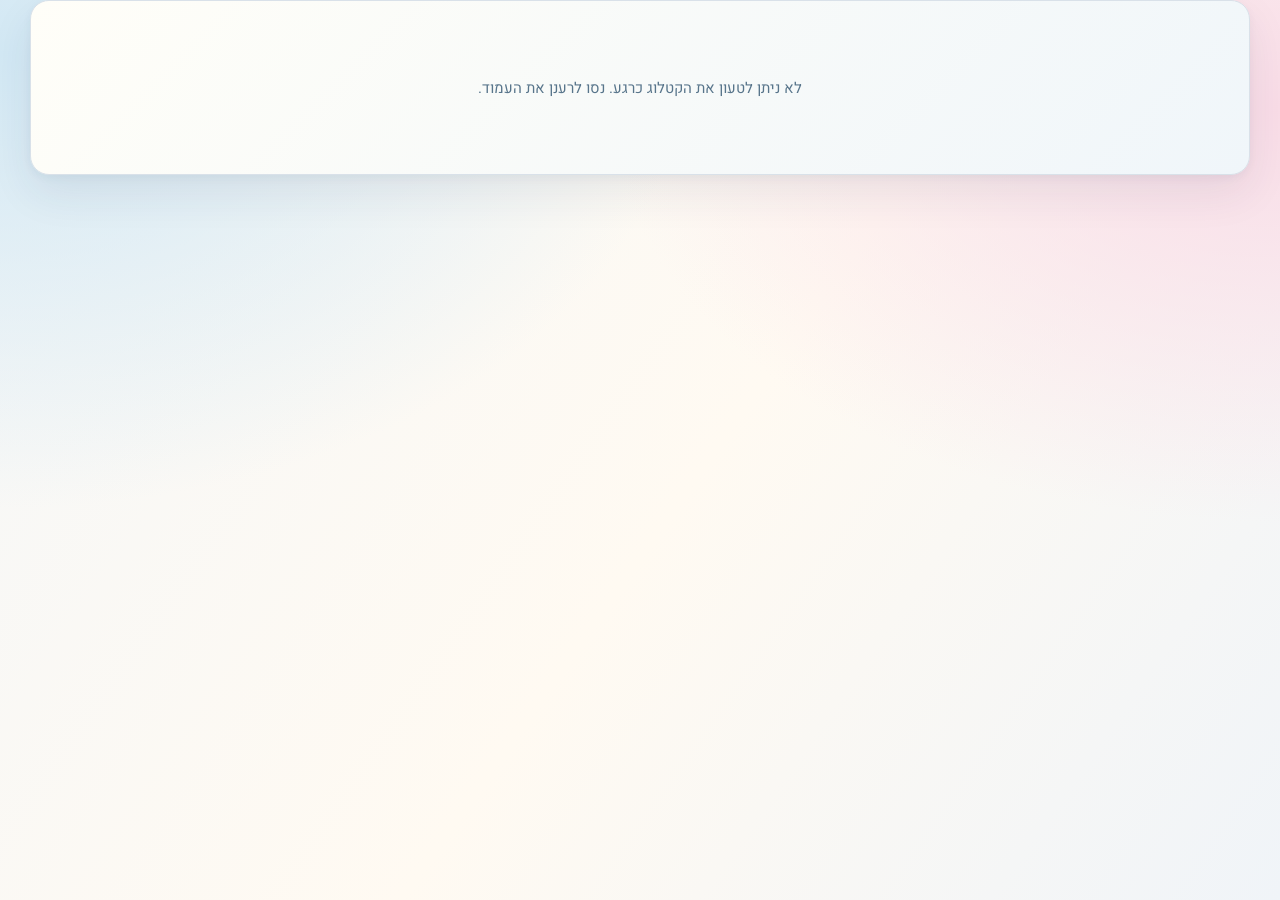
<file: stem/esraa/index.html>
<!doctype html><html lang="he" dir="rtl"><head><meta charset="utf-8"><meta name="viewport" content="width=device-width, initial-scale=1"><meta name="theme-color" content="#143e63"><title>קטלוג סדנאות STEM</title><meta name="description" content="לומדים, חוקרים ויוצרים – סדנאות מייקרים חווייתיות המשלבות התנסות מעשית בעולמות ה-STEM, גילוי עקרונות מדעיים וטכנולוגיים, רכישת כלים ופיתוח מיומנויות, תוך בניית תוצרים אישיים. כיתות א׳–ו׳."><meta property="og:type" content="website"><meta property="og:locale" content="he_IL"><meta property="og:site_name" content="תעשיידע"><meta property="og:title" content="קטלוג סדנאות STEM"><meta property="og:description" content="סדנאות STEM חווייתיות המשלבות מדע, טכנולוגיה, יצירה ותוצרים אישיים."><meta property="og:url" content="https://taasiyeda.work/stem/esraa/"><meta property="og:image" content="https://taasiyeda.work/workshops/assets/catalog-stem-cover.jpg?v=2"><meta property="og:image:secure_url" content="https://taasiyeda.work/workshops/assets/catalog-stem-cover.jpg?v=2"><meta property="og:image:type" content="image/jpeg"><meta property="og:image:width" content="1200"><meta property="og:image:height" content="630"><meta property="og:image:alt" content="קטלוג סדנאות STEM"><meta name="twitter:card" content="summary_large_image"><meta name="twitter:title" content="קטלוג סדנאות STEM"><meta name="twitter:description" content="סדנאות STEM חווייתיות המשלבות מדע, טכנולוגיה, יצירה ותוצרים אישיים."><meta name="twitter:image" content="https://taasiyeda.work/workshops/assets/catalog-stem-cover.jpg?v=2"><link rel="canonical" href="https://taasiyeda.work/stem/esraa/"><link rel="stylesheet" href="/workshops/assets/catalog.css?v=39"><script defer src="/workshops/assets/api.js?v=6"></script><script defer src="/workshops/assets/catalog.js?v=34"></script><script defer src="/workshops/assets/public.js?v=6"></script></head><body data-marketing="f767f237-5a4c-449c-920d-4b89ac4a7d9e" class="shared-mode" data-mode="share" data-catalog="stem"><div id="catalogRoot"></div><noscript>יש להפעיל JavaScript כדי לצפות בקטלוג.</noscript></body></html>
</file>
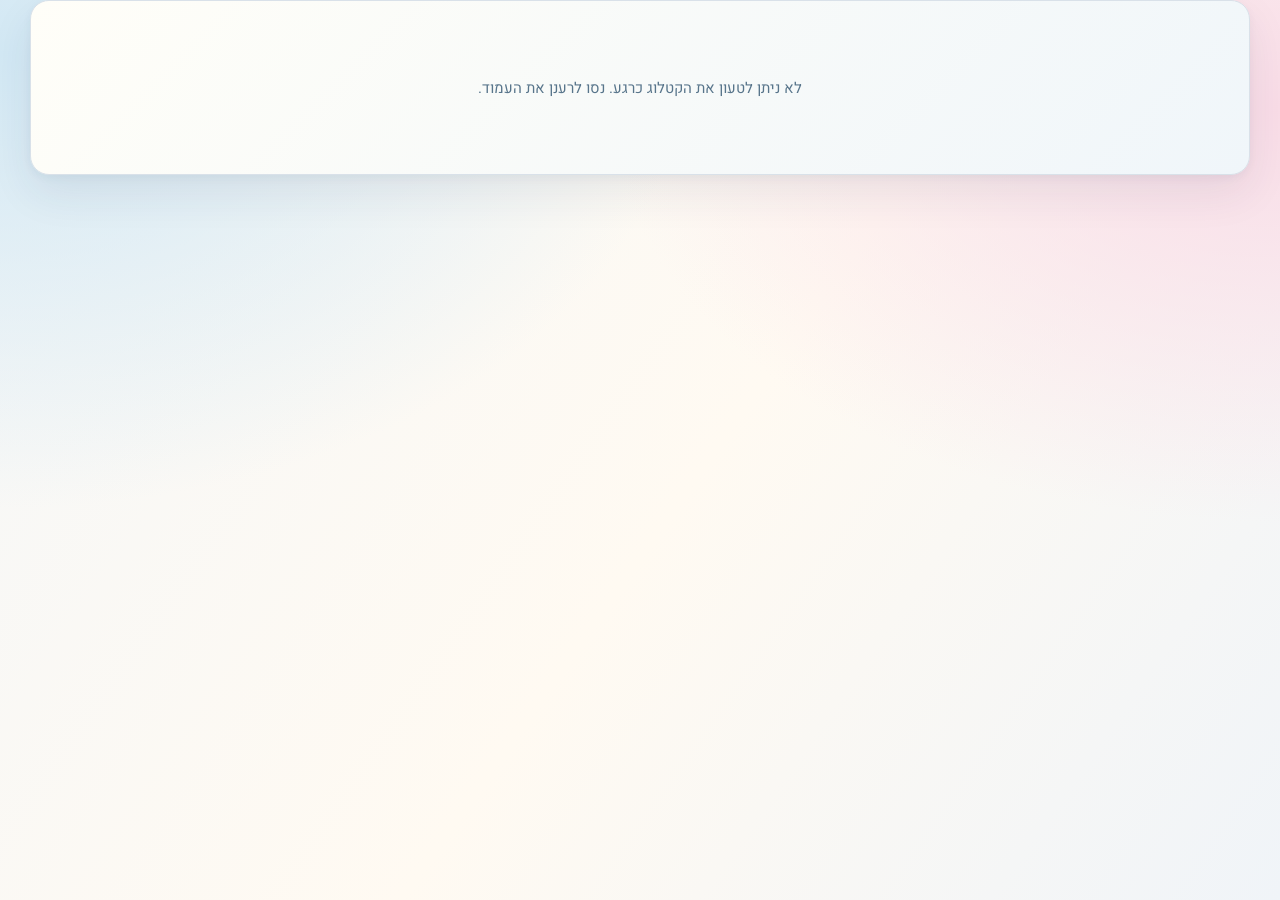
<file: stem/yael/index.html>
<!doctype html><html lang="he" dir="rtl"><head><meta charset="utf-8"><meta name="viewport" content="width=device-width, initial-scale=1"><meta name="theme-color" content="#143e63"><title>קטלוג סדנאות STEM</title><meta name="description" content="לומדים, חוקרים ויוצרים – סדנאות מייקרים חווייתיות המשלבות התנסות מעשית בעולמות ה-STEM, גילוי עקרונות מדעיים וטכנולוגיים, רכישת כלים ופיתוח מיומנויות, תוך בניית תוצרים אישיים. כיתות א׳–ו׳."><meta property="og:type" content="website"><meta property="og:locale" content="he_IL"><meta property="og:site_name" content="תעשיידע"><meta property="og:title" content="קטלוג סדנאות STEM"><meta property="og:description" content="סדנאות STEM חווייתיות המשלבות מדע, טכנולוגיה, יצירה ותוצרים אישיים."><meta property="og:url" content="https://taasiyeda.work/stem/yael/"><meta property="og:image" content="https://taasiyeda.work/workshops/assets/catalog-stem-cover.jpg?v=2"><meta property="og:image:secure_url" content="https://taasiyeda.work/workshops/assets/catalog-stem-cover.jpg?v=2"><meta property="og:image:type" content="image/jpeg"><meta property="og:image:width" content="1200"><meta property="og:image:height" content="630"><meta property="og:image:alt" content="קטלוג סדנאות STEM"><meta name="twitter:card" content="summary_large_image"><meta name="twitter:title" content="קטלוג סדנאות STEM"><meta name="twitter:description" content="סדנאות STEM חווייתיות המשלבות מדע, טכנולוגיה, יצירה ותוצרים אישיים."><meta name="twitter:image" content="https://taasiyeda.work/workshops/assets/catalog-stem-cover.jpg?v=2"><link rel="canonical" href="https://taasiyeda.work/stem/yael/"><link rel="stylesheet" href="/workshops/assets/catalog.css?v=39"><script defer src="/workshops/assets/api.js?v=6"></script><script defer src="/workshops/assets/catalog.js?v=34"></script><script defer src="/workshops/assets/public.js?v=6"></script></head><body data-marketing="fd61052d-d929-47f6-9916-edce79436c5e" class="shared-mode" data-mode="share" data-catalog="stem"><div id="catalogRoot"></div><noscript>יש להפעיל JavaScript כדי לצפות בקטלוג.</noscript></body></html>
</file>
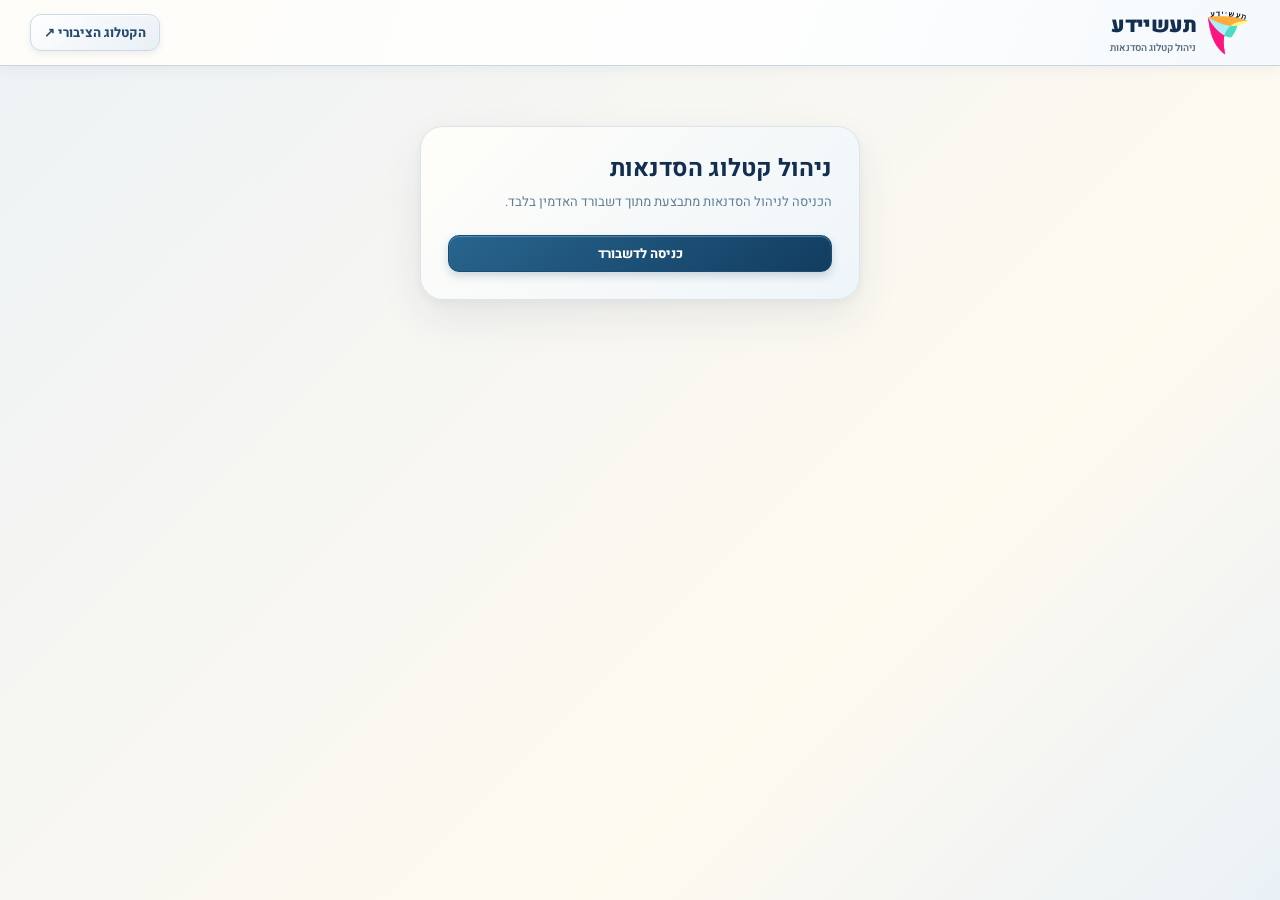
<file: workshops/admin/index.html>
<!doctype html><html lang="he" dir="rtl"><head><meta charset="utf-8"><meta name="viewport" content="width=device-width, initial-scale=1"><meta name="robots" content="noindex,nofollow"><meta name="theme-color" content="#143e63"><title>ניהול קטלוג סדנאות | תעשיידע</title><link rel="stylesheet" href="../assets/catalog.css?v=38"><script defer src="../assets/api.js?v=7"></script><script defer src="../assets/catalog.js?v=34"></script><script defer src="../assets/admin.js?v=17"></script></head><body class="admin-page"><header class="site-header"><div class="wrap header-inner"><a href="../" class="brand"><img src="../../pictures/logo.png" alt="תעשיידע"><div><strong>תעשיידע</strong><small>ניהול קטלוג הסדנאות</small></div></a><div class="admin-header-actions"><a class="btn" href="../" target="_blank" rel="noopener">הקטלוג הציבורי ↗</a><button class="btn" id="logout" hidden>יציאה</button></div></div></header><main id="adminRoot"></main><div class="print-only" id="printRoot"></div><noscript>יש להפעיל JavaScript כדי להשתמש במערכת הניהול.</noscript></body></html>
</file>
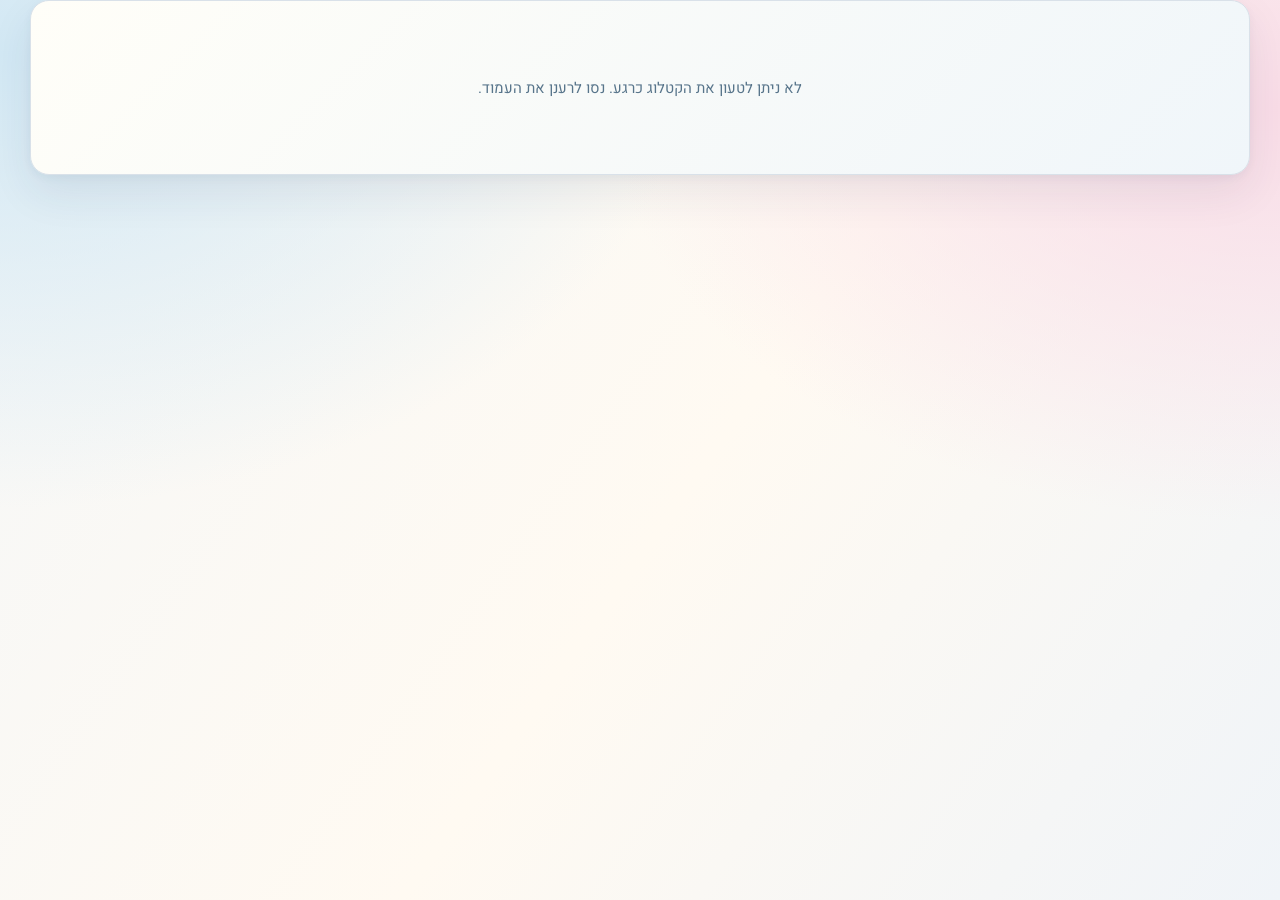
<file: workshops/share/index.html>
<!doctype html><html lang="he" dir="rtl"><head><meta charset="utf-8"><meta name="viewport" content="width=device-width, initial-scale=1"><meta name="theme-color" content="#143e63"><title>קטלוג סדנאות STEM</title><meta name="description" content="לומדים, חוקרים ויוצרים – סדנאות מייקרים חווייתיות המשלבות התנסות מעשית בעולמות ה-STEM, גילוי עקרונות מדעיים וטכנולוגיים, רכישת כלים ופיתוח מיומנויות, תוך בניית תוצרים אישיים. כיתות א׳–ו׳."><meta property="og:type" content="website"><meta property="og:locale" content="he_IL"><meta property="og:site_name" content="תעשיידע"><meta property="og:title" content="קטלוג סדנאות STEM"><meta property="og:description" content="סדנאות STEM חווייתיות המשלבות מדע, טכנולוגיה, יצירה ותוצרים אישיים."><meta property="og:url" content="https://taasiyeda.work/workshops/share/"><meta property="og:image" content="https://taasiyeda.work/workshops/assets/catalog-stem-cover.jpg"><meta property="og:image:secure_url" content="https://taasiyeda.work/workshops/assets/catalog-stem-cover.jpg"><meta property="og:image:type" content="image/jpeg"><meta property="og:image:alt" content="קטלוג סדנאות STEM"><meta name="twitter:card" content="summary_large_image"><meta name="twitter:title" content="קטלוג סדנאות STEM"><meta name="twitter:description" content="סדנאות STEM חווייתיות המשלבות מדע, טכנולוגיה, יצירה ותוצרים אישיים."><meta name="twitter:image" content="https://taasiyeda.work/workshops/assets/catalog-stem-cover.jpg"><link rel="canonical" href="https://taasiyeda.work/workshops/share/"><link rel="stylesheet" href="../assets/catalog.css?v=39"><script defer src="../assets/api.js?v=6"></script><script defer src="../assets/catalog.js?v=34"></script><script defer src="../assets/public.js?v=6"></script></head><body class="shared-mode" data-mode="share" data-catalog="stem"><div id="catalogRoot"></div><noscript>יש להפעיל JavaScript כדי לצפות בקטלוג.</noscript></body></html>
</file>
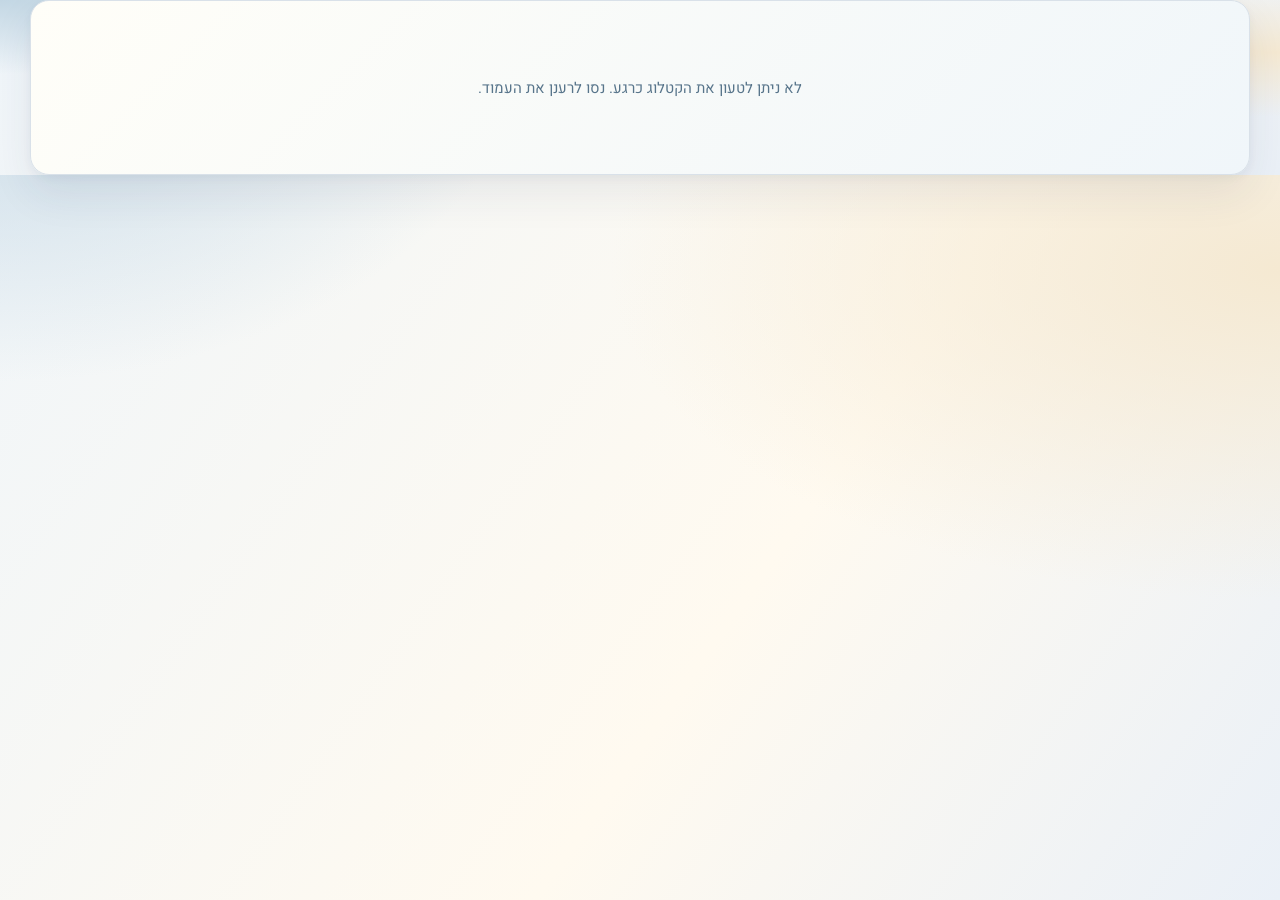
<file: workshops/space/index.html>
<!doctype html><html lang="he" dir="rtl"><head><meta charset="utf-8"><meta name="viewport" content="width=device-width, initial-scale=1"><meta name="theme-color" content="#143e63"><title>סדנאות מייקרים בהשראת עולם החלל</title><meta name="description" content="חוקרים, מגלים ויוצרים – התנסות מעשית בעולמות המדע והטכנולוגיה, תוך פיתוח מיומנויות, טיפוח הסקרנות והחשיבה היצירתית ובניית תוצרים אישיים בהשראת עולם החלל. כיתות א׳–ו׳."><meta property="og:type" content="website"><meta property="og:locale" content="he_IL"><meta property="og:site_name" content="תעשיידע"><meta property="og:title" content="סדנאות מייקרים בהשראת עולם החלל"><meta property="og:description" content="סדנאות חלל חווייתיות לכיתות א׳–ו׳, המשלבות למידה מעשית ובניית תוצרים אישיים."><meta property="og:url" content="https://taasiyeda.work/workshops/space/"><meta property="og:image" content="https://taasiyeda.work/workshops/assets/catalog-space-cover.jpg"><meta property="og:image:secure_url" content="https://taasiyeda.work/workshops/assets/catalog-space-cover.jpg"><meta property="og:image:type" content="image/jpeg"><meta property="og:image:width" content="1200"><meta property="og:image:height" content="630"><meta property="og:image:alt" content="סדנאות מייקרים בהשראת עולם החלל"><meta name="twitter:card" content="summary_large_image"><meta name="twitter:title" content="סדנאות מייקרים בהשראת עולם החלל"><meta name="twitter:description" content="סדנאות חלל חווייתיות לכיתות א׳–ו׳, המשלבות למידה מעשית ובניית תוצרים אישיים."><meta name="twitter:image" content="https://taasiyeda.work/workshops/assets/catalog-space-cover.jpg"><link rel="canonical" href="https://taasiyeda.work/workshops/space/"><link rel="stylesheet" href="../assets/catalog.css?v=39"><script defer src="../assets/api.js?v=6"></script><script defer src="../assets/catalog.js?v=34"></script><script defer src="../assets/public.js?v=6"></script></head><body data-mode="public" data-catalog="space"><div id="catalogRoot"></div><noscript>יש להפעיל JavaScript כדי לצפות בקטלוג.</noscript></body></html>
</file>
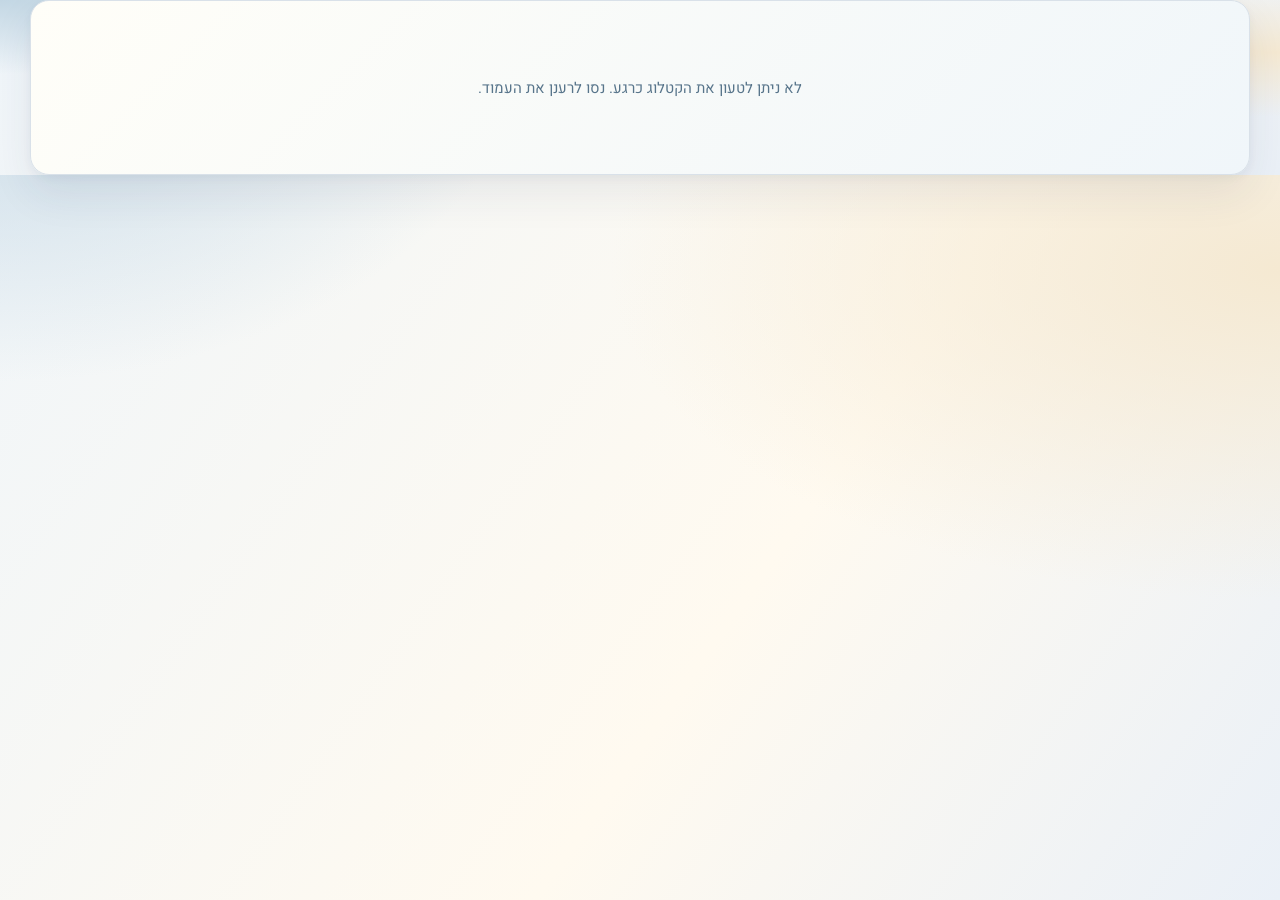
<file: workshops/share/space/index.html>
<!doctype html><html lang="he" dir="rtl"><head><meta charset="utf-8"><meta name="viewport" content="width=device-width, initial-scale=1"><meta name="theme-color" content="#143e63"><title>סדנאות מייקרים בהשראת עולם החלל</title><meta name="description" content="חוקרים, מגלים ויוצרים – התנסות מעשית בעולמות המדע והטכנולוגיה, תוך פיתוח מיומנויות, טיפוח הסקרנות והחשיבה היצירתית ובניית תוצרים אישיים בהשראת עולם החלל. כיתות א׳–ו׳."><meta property="og:type" content="website"><meta property="og:locale" content="he_IL"><meta property="og:site_name" content="תעשיידע"><meta property="og:title" content="סדנאות מייקרים בהשראת עולם החלל"><meta property="og:description" content="סדנאות חלל חווייתיות לכיתות א׳–ו׳, המשלבות למידה מעשית ובניית תוצרים אישיים."><meta property="og:url" content="https://taasiyeda.work/workshops/share/space/"><meta property="og:image" content="https://taasiyeda.work/workshops/assets/catalog-space-cover.jpg"><meta property="og:image:secure_url" content="https://taasiyeda.work/workshops/assets/catalog-space-cover.jpg"><meta property="og:image:type" content="image/jpeg"><meta property="og:image:width" content="1200"><meta property="og:image:height" content="630"><meta property="og:image:alt" content="סדנאות מייקרים בהשראת עולם החלל"><meta name="twitter:card" content="summary_large_image"><meta name="twitter:title" content="סדנאות מייקרים בהשראת עולם החלל"><meta name="twitter:description" content="סדנאות חלל חווייתיות לכיתות א׳–ו׳, המשלבות למידה מעשית ובניית תוצרים אישיים."><meta name="twitter:image" content="https://taasiyeda.work/workshops/assets/catalog-space-cover.jpg"><link rel="canonical" href="https://taasiyeda.work/workshops/share/space/"><link rel="stylesheet" href="../../assets/catalog.css?v=39"><script defer src="../../assets/api.js?v=6"></script><script defer src="../../assets/catalog.js?v=34"></script><script defer src="../../assets/public.js?v=6"></script></head><body class="shared-mode" data-mode="share" data-catalog="space"><div id="catalogRoot"></div><noscript>יש להפעיל JavaScript כדי לצפות בקטלוג.</noscript></body></html>
</file>
<file: workshops/assets/catalog.css>
@import url('https://fonts.googleapis.com/css2?family=Heebo:wght@400;500;600;700;800;900&display=swap');
:root{color-scheme:light;--ink:#142e50;--muted:#5b7085;--line:#dfd9cd;--accent:#164e78;--hero:#f9f5ea;--cream:#fff9ed;--shadow:0 18px 44px #21365415,0 3px 8px #1f38550c;--radius:22px;font-family:Heebo,Arial,sans-serif;font-size:15px}
*,*::before,*::after{box-sizing:border-box}body{margin:0;color:var(--ink);background:radial-gradient(ellipse at 0 6%,#d2e8f4 0,transparent 38%),radial-gradient(ellipse at 100% 12%,#f9dce7 0,transparent 37%),linear-gradient(125deg,#f5f7f8,#fffaf2 54%,#f0f4f8);min-height:100vh}button,input,select,textarea{font:inherit;color:inherit}button,a,input,select,textarea{-webkit-tap-highlight-color:transparent}button{cursor:pointer}button:disabled{cursor:not-allowed;opacity:.55}a{color:inherit}img{display:block;max-width:100%}button:focus-visible,a:focus-visible,input:focus-visible,select:focus-visible,textarea:focus-visible{outline:3px solid #2688c6;outline-offset:3px}button{border:0;background:none}button,[role=button]{touch-action:manipulation}h1,h2,h3,p{margin:0}h1,h2,h3{line-height:1.24}p{line-height:1.6}button,select,input,textarea{border-radius:12px} [hidden]{display:none!important}.wrap{width:min(1220px,calc(100% - 52px));margin-inline:auto}.site-header{background:linear-gradient(110deg,#fffdf8ef,#ffffffed 55%,#f4f9fdee);border-bottom:1px solid #c9d7e0;box-shadow:0 2px 14px #153c6410;position:relative;z-index:2}.header-inner{height:75px;display:flex;align-items:center;gap:24px;justify-content:space-between}.brand{display:flex;align-items:center;gap:10px;text-decoration:none;flex-shrink:0}.brand img{width:44px;height:48px;object-fit:contain}.brand strong{font-size:21px;font-weight:900;letter-spacing:-.6px}.brand small{font-size:10px;color:#5a7083;display:block;font-weight:600}.catalog-nav{display:flex;gap:5px;padding:5px;background:linear-gradient(135deg,#e8eef4,#fff9ee);border:1px solid #dce1e5;border-radius:99px;box-shadow:inset 0 2px 4px #2343620e}.catalog-nav a{white-space:nowrap;text-decoration:none;border-radius:99px;padding:9px 20px;font-size:14px;font-weight:700;color:#526e83}.catalog-nav a[aria-current=page]{background:linear-gradient(145deg,#fff,#f3f9fc);color:#173e61;box-shadow:0 3px 12px #24405e22,inset 0 1px 1px white;border:1px solid #d8e3eb;padding:8px 19px}.header-end{font-size:12px;font-weight:700;color:#678095;text-decoration:none;white-space:nowrap}.catalog-main{padding-bottom:36px}.hero{overflow:hidden;position:relative;isolation:isolate;background:radial-gradient(ellipse at 10% 8%,#d4e8f7 0,transparent 44%),radial-gradient(ellipse at 88% 0,#fce0e9 0,transparent 38%),radial-gradient(ellipse at 59% 103%,#f5e3bd 0,transparent 44%),linear-gradient(128deg,#faf9f1,#fffefc 62%,#dcebf6);border:1px solid #e1ddd2;border-top:1px solid #fff;box-shadow:inset 0 1px 1px white,0 16px 42px #3a4e6421;border-radius:28px;margin:22px auto 21px;min-height:240px}.hero::before{content:'';position:absolute;z-index:-1;inset:0;opacity:.38;background-image:radial-gradient(#8eaabd 0.65px,transparent 0.65px);background-size:17px 17px;mask-image:linear-gradient(90deg,#000,transparent 78%)}.hero::after{content:'';position:absolute;left:-12%;right:-12%;bottom:-112px;height:151px;border-radius:50%;background:linear-gradient(178deg,#fff9e8 0,#fcfdff 12%,#e7ecf1 22%,#fffcf2 33%,#f7efe0 62%);box-shadow:0 -4px 10px #fff9,0 -14px 28px #e1ca9e66;z-index:-1;transform:rotate(-3deg)}.hero-content{position:relative;display:grid;grid-template-columns:1.5fr 1fr;align-items:center;min-height:244px;padding:30px 43px 42px;gap:12px}.hero-copy{position:relative;z-index:2;max-width:740px}.eyebrow{font-weight:800;letter-spacing:2px;text-transform:uppercase;font-size:11px;color:#4383b1;display:flex;gap:9px;align-items:center;margin-bottom:7px}.eyebrow::before{content:'';width:28px;height:2px;background:linear-gradient(90deg,#d4a664,#6daacb);box-shadow:0 0 7px #ffedb2}.hero h1{font-size:clamp(31px,3.7vw,48px);line-height:1.13;font-weight:900;letter-spacing:-1.8px;color:#15375d;text-shadow:0 1px 0 #fff,0 2px 1px #cedbe6,0 5px 12px #32628f21;margin-bottom:11px}.stem-word{display:inline-block;background:linear-gradient(110deg,#1a5d9d 7%,#2386ba 34%,#e29352 65%,#d75487 92%);color:#1d659d;background-clip:text;-webkit-background-clip:text;-webkit-text-fill-color:transparent;text-shadow:none}.hero-intro{font-size:15px;max-width:710px;font-weight:500;color:#405e78;line-height:1.65}.hero-facts{margin-top:17px;display:flex;gap:10px;flex-wrap:wrap;font-size:12px;font-weight:750;color:#294e6e}.hero-facts span{border:1px solid #fff;background:linear-gradient(145deg,#ffffffcc,#ecf2f8c9);padding:7px 11px;border-radius:10px;box-shadow:inset 0 1px 1px #fff,0 3px 9px #18355514}.hero-art{height:215px;position:relative;display:flex;align-items:center;justify-content:center;isolation:isolate}.hero-art svg{position:absolute;inset:0;width:100%;height:100%;filter:drop-shadow(0 15px 13px #385d7e25);overflow:visible}.space-art{display:none}.space-theme{background:radial-gradient(ellipse at 0 0,#c3d7e4 0,transparent 30%),radial-gradient(ellipse at 100% 30%,#f5e9d2 0,transparent 37%),linear-gradient(125deg,#eff5fa,#fffaf0 61%,#eaf0f7)}.space-theme .hero{background:radial-gradient(ellipse at 18% 28%,#286b9a88 0,transparent 43%),radial-gradient(ellipse at 48% 93%,#2477ba65 0,transparent 42%),linear-gradient(143deg,#03101f,#0c2645 55%,#06182d);border-color:#4b7391;box-shadow:inset 0 1px 1px #b2dfff40,0 18px 42px #122f5652}.space-theme .hero::before{opacity:.65;background-image:radial-gradient(#bfeaff 0.7px,transparent 0.8px);background-size:26px 26px;mask-image:none}.space-theme .hero::after{background:linear-gradient(178deg,#fff8e2 0,#fff 4%,#c2dce9 12%,#fffdf6 23%,#eee1c5 45%,#fff9e9 70%);box-shadow:0 -2px 3px #fff,0 -8px 25px #98dfff80,0 -20px 36px #4d9ad177}.space-theme .hero h1{color:#fff9e8;text-shadow:none}.space-theme .hero .eyebrow{color:#9adaf8}.space-theme .hero-intro{color:#deeff9}.space-theme .hero-facts{color:#f5f5ed}.space-theme .hero-facts span{border-color:#75a0bd80;background:linear-gradient(135deg,#25537b99,#102e4ec9);box-shadow:inset 0 1px 0 #9bddff44,0 3px 10px #0003}.space-theme .stem-word{background:none;-webkit-text-fill-color:inherit;color:#a6e6ff;text-shadow:0 1px 1px #fff,0 5px 14px #0d61a1}.space-theme .science-art{display:none}.space-theme .space-art{display:block}.space-theme .catalog-nav a[aria-current=page]{background:linear-gradient(145deg,#1d507d,#0b2946);color:#fff9ec;border-color:#2d6088;box-shadow:inset 0 1px 1px #85c8ee50,0 4px 11px #0c315e33}
.filters{display:flex;align-items:center;gap:10px;padding:11px 13px;flex-wrap:wrap;border-radius:17px;background:linear-gradient(125deg,#fffefa,#f4f8fb);border:1px solid #dbe3e9;box-shadow:0 5px 15px #28496113,inset 0 1px 0 #fff;margin-bottom:12px}.age-filter{display:flex;gap:4px;background:#e8eef3;padding:4px;border:1px solid #dae3e9;border-radius:12px;flex-shrink:0;box-shadow:inset 0 2px 4px #294c6b12}.age-filter button{padding:7px 14px;font-weight:700;font-size:13px;border-radius:9px;white-space:nowrap;color:#4c6580}.age-filter button[aria-pressed=true]{color:#173c60;background:linear-gradient(145deg,#fff,#f8f4eb);box-shadow:0 2px 7px #183c6330,inset 0 1px 1px white}.filter-select,.search-box{min-height:40px;border:1px solid #d1dce4;border-radius:11px;background:#fffdf9;box-shadow:inset 0 2px 5px #253e5b08;font-size:13px;padding:9px 12px}.filter-select{min-width:150px}.search-box{flex:1;min-width:175px;display:flex;align-items:center;gap:7px;padding-block:0}.search-box svg{width:17px;height:17px;color:#5c819f;flex-shrink:0}.search-box input{width:100%;min-width:0;background:transparent;border:none;padding:10px 0;outline:none}.search-box:focus-within{outline:2px solid #478abd}.text-button{font-size:12px;font-weight:700;color:#527691;white-space:nowrap;padding:7px 8px}.text-button:hover{text-decoration:underline}.results-head{display:flex;align-items:center;justify-content:space-between;gap:10px;margin:17px 0 11px}.results-head h2{font-size:20px;letter-spacing:-.45px}.result-count{font-size:12px;color:#60798f;font-weight:600;white-space:nowrap}.results-head .mini-title{display:flex;align-items:baseline;gap:10px}.cards-grid{display:grid;grid-template-columns:repeat(4,minmax(0,1fr));gap:15px;align-items:stretch}.workshop-card{--cat:#3978e9;position:relative;display:flex;flex-direction:column;min-width:0;overflow:hidden;border-radius:19px;border:1px solid #dbdce0;background:linear-gradient(155deg,#fff 0,#fffdf8 47%,#f7f0e5 100%);box-shadow:0 9px 23px #1c35531b,0 2px 4px #2639510f,inset 0 1px 0 white;transition:transform .18s ease,box-shadow .18s ease}.workshop-card::before{content:'';height:4px;position:absolute;top:0;left:0;right:0;background:linear-gradient(90deg,color-mix(in srgb,var(--cat),#fff 25%),var(--cat),color-mix(in srgb,var(--cat),#b9eaff 50%));box-shadow:0 2px 8px color-mix(in srgb,var(--cat),transparent 74%);z-index:1}.workshop-card:hover{transform:translateY(-3px);box-shadow:0 17px 30px #173c6226,0 3px 7px #173c6219}.card-media{position:relative;margin:8px 8px 0;min-width:0;aspect-ratio:1.44;display:block;width:calc(100% - 16px);overflow:hidden;border:1px solid #ede8df;border-radius:12px;background:radial-gradient(ellipse at 48% 40%,#fff 25%,#f9fafc 73%,#ebf0f5);box-shadow:inset 0 1px 7px #26384e0a;padding:7px}.card-media img{width:100%;height:100%;object-fit:contain;object-position:center;mix-blend-mode:multiply;filter:drop-shadow(0 5px 4px #17314e13)}.no-photo{display:flex;align-items:center;justify-content:center;flex-direction:column;color:#6e8293;height:100%;width:100%;font-size:11px;text-align:center;gap:7px;min-height:90px}.no-photo svg{width:27px;height:27px;opacity:.35}.card-body{display:flex;flex:1;flex-direction:column;gap:5px;padding:11px 13px 12px;min-width:0}.category-line{display:flex;align-items:center;justify-content:space-between;gap:4px;font-size:11px;font-weight:750;white-space:nowrap}.category-tag{display:inline-flex;align-items:center;gap:5px;color:#2b4059}.category-tag::before{content:'';height:8px;width:8px;border-radius:50%;background:var(--cat);box-shadow:0 0 0 3px color-mix(in srgb,var(--cat),transparent 88%)}.model-count{color:#6e8295;font-size:10px;font-weight:600}.card-title{font-size:18px;letter-spacing:-.55px;font-weight:850;color:#163451;text-align:right;line-height:1.28;min-height:23px}.card-title:hover{text-decoration:underline}.card-subtitle{font-size:12px;font-weight:700;color:#536f84;line-height:1.5;min-height:18px}.card-summary{font-size:12.5px;line-height:1.55;color:#476078;margin-bottom:4px;display:-webkit-box;-webkit-line-clamp:3;-webkit-box-orient:vertical;overflow:hidden;min-height:57px}.card-meta{margin-top:auto;display:flex;flex-wrap:wrap;align-items:center;gap:5px 9px;border-top:1px solid #e8e4da;padding-top:8px;font-size:11px;font-weight:650;color:#60778d}.card-price{color:#45657b;margin-inline-start:auto;white-space:nowrap;font-weight:650}.card-actions{display:flex;gap:6px;margin-top:5px}.btn{border-radius:11px;border:1px solid #cbdbe6;background:linear-gradient(145deg,#fff,#e8eff5);padding:9px 13px;font-size:13px;font-weight:750;color:#244b6d;box-shadow:inset 0 1px 1px #fff,0 3px 6px #17375d13;display:inline-flex;align-items:center;justify-content:center;gap:6px;text-decoration:none;line-height:1.35;white-space:nowrap}.btn:hover{filter:brightness(.97)}.btn-primary{background:linear-gradient(145deg,#28658e,#123c60);border:1px solid #1b4d72;color:white;box-shadow:inset 0 1px 1px #80b7d780,0 4px 9px #173c6030}.btn-primary:active{transform:translateY(1px)}.btn-cream{background:linear-gradient(145deg,#fffdf7,#f4e7d1);border-color:#e6d6b8;color:#534831}.card-actions .detail-btn{flex:1;min-width:0;padding:7px 5px;font-size:11.5px}.card-actions .choose-btn{width:38px;min-width:38px;padding:5px;font-size:19px;line-height:1}.choose-btn[aria-pressed=true]{background:linear-gradient(145deg,#e3f2f9,#c4dce9);border-color:#6696b6;color:#1e5a7e}.space-theme .workshop-card{background:linear-gradient(145deg,#fff,#fffdf6 45%,#edf5fa);border-color:#c9dae6;box-shadow:0 10px 24px #17466920,0 2px 4px #17395b0f,inset 0 1px 1px white}.space-theme .workshop-card::before{background:linear-gradient(90deg,#81d0f8,#1a5b8c,#ebd3a6)}.space-theme .category-tag::before{background:#247db3}.space-theme .card-media{background:radial-gradient(ellipse,#fff 28%,#edf5fa 76%,#e7f1f7);border-color:#d9e7ee}.empty{min-height:175px;display:flex;flex-direction:column;align-items:center;justify-content:center;border:1px solid #d9e1e9;border-radius:19px;background:linear-gradient(135deg,#fffef8,#f0f6fa);color:#58758b;gap:8px;box-shadow:var(--shadow);text-align:center;padding:25px}.empty strong{font-size:17px;color:#2a4b66}.footer{border-top:1px solid #dbe4ea;background:#ffffff96;padding:23px 0;margin-top:20px;font-size:12px;color:#59738a}.footer .wrap{display:flex;justify-content:space-between;gap:12px;align-items:center}.footer a{text-decoration:none;font-weight:700}.selection-bar{position:fixed;z-index:4;bottom:12px;left:50%;transform:translateX(-50%);max-width:calc(100% - 26px);width:480px;display:flex;gap:12px;justify-content:space-between;align-items:center;padding:10px 14px;background:linear-gradient(135deg,#fffdf5,#eef5fa);border-radius:17px;border:1px solid #d1dce2;box-shadow:0 5px 25px #123b6260,inset 0 1px 0 #fff}.selection-bar strong{font-size:14px}.selection-bar .btn{font-size:12px}.selection-bar small{display:block;font-size:11px;color:#6a8496}.selection-buttons{display:flex;gap:6px}.preview-banner{background:linear-gradient(140deg,#fff8df,#fffdf6);border:1px solid #dfc48f;box-shadow:0 3px 10px #a37b2315;font-size:13px;color:#795e28;font-weight:700;padding:9px 13px;border-radius:12px;margin:12px auto}.preview-banner a{margin-inline-start:10px}.dialog{border:none;padding:0;width:min(910px,calc(100% - 32px));max-height:min(92vh,100% - 20px);margin:auto;border-radius:25px;background:linear-gradient(145deg,#fffdf7,#f1f7fc);color:var(--ink);box-shadow:0 28px 90px #061c3966,0 0 0 1px #d4dfe6;overflow:auto}.dialog::backdrop{background:#06182dc0;backdrop-filter:blur(5px)}.dialog-top{padding:21px 26px 15px;background:radial-gradient(ellipse at 8% 0,#dbeaf4,transparent 48%),linear-gradient(135deg,#fffdf4,#fff);border-bottom:1px solid #d8e2e8;position:relative}.dialog-close{position:absolute;top:12px;left:13px;border-radius:50%;border:1px solid #d8e2e8;background:#fffdfa;box-shadow:0 2px 7px #19395722;font-size:24px;width:36px;height:36px;line-height:1}.dialog-title{font-size:28px;font-weight:900;letter-spacing:-.8px;padding-left:32px;margin-bottom:3px}.dialog-subtitle{font-size:14px;font-weight:650;color:#56728a}.dialog-facts{display:flex;gap:5px 0;flex-wrap:wrap;align-items:baseline;font-size:13px;font-weight:600;color:#536e83;margin-top:11px}.dialog-facts span{display:inline-flex;align-items:baseline;white-space:nowrap}.dialog-facts span+span::before{content:'·';display:inline-block;margin-inline:11px;color:#8ba0b1;font-weight:700}.dialog-content{padding:19px 24px 23px}.dialog-grid{display:grid;grid-template-columns:minmax(0,1fr) minmax(0,1.15fr);gap:24px;align-items:start}.visual-panel{min-width:0}.gallery-main{aspect-ratio:1.1;background:radial-gradient(ellipse,#fff 45%,#f0f5f9);border-radius:16px;border:1px solid #e1e7ec;box-shadow:inset 0 2px 10px #1936500b,0 7px 15px #20384d12;display:grid;place-items:center;padding:12px;position:relative;overflow:hidden}.gallery-main img{width:100%;height:100%;object-fit:contain;mix-blend-mode:multiply;cursor:zoom-in}.stage-name{position:absolute;right:12px;bottom:12px;border:1px solid #e4e2d8;background:#fffdf7e8;border-radius:8px;padding:5px 8px;font-size:11px;font-weight:700;box-shadow:0 2px 6px #20384b15;pointer-events:none}.thumbs{display:flex;gap:7px;overflow:auto;padding:9px 1px}.thumb{border:1px solid #d5dfe7;min-width:74px;max-width:98px;flex:1;border-radius:10px;background:linear-gradient(145deg,#fff,#edf4fa);padding:5px;color:#59768b;font-size:10px;font-weight:650}.thumb[aria-pressed=true]{outline:2px solid #3288bd;border-color:transparent;outline-offset:-2px;background:#e6f1f9}.thumb img{height:55px;width:100%;object-fit:contain;margin-bottom:3px;mix-blend-mode:multiply}.selector-label{font-size:12px;font-weight:800;color:#31536c;margin:14px 0 7px}.model-selector{display:flex;gap:7px;overflow-x:auto;padding:2px 1px 5px}.model-option{background:linear-gradient(145deg,#fff,#f5eee2);border:1px solid #d9dfe2;border-radius:11px;min-width:86px;flex:1;padding:6px 8px;font-size:11px;font-weight:700;box-shadow:0 2px 5px #183b5510}.model-option[aria-pressed=true]{border:2px solid #2d83b6;background:#ecf6fc;padding:5px 7px}.model-option img,.model-option .no-photo{height:62px;width:100%;object-fit:contain;mix-blend-mode:multiply;min-height:0;margin-bottom:4px}.model-option .no-photo svg{display:none}.age-selector{display:flex;gap:5px;border-radius:12px;background:#e8eef3;padding:4px;border:1px solid #d7e2e9;margin-bottom:14px;box-shadow:inset 0 2px 5px #294b6610}.age-selector button{flex:1;border-radius:9px;padding:9px 7px;font-size:13px;font-weight:700;color:#4b6980}.age-selector button[aria-pressed=true]{background:linear-gradient(145deg,#fff,#fff7e7);box-shadow:0 2px 5px #173c6030;border:1px solid #d9e3ea;padding:8px 6px;color:#12395a}.section-block{background:linear-gradient(135deg,#fffefa,#f7f9fb);border:1px solid #dde5eb;border-radius:13px;padding:13px 15px;margin-bottom:9px;box-shadow:0 3px 8px #29475d0b,inset 0 1px 1px #fff}.section-block h3{font-size:15px;font-weight:800;margin-bottom:6px;color:#214765}.section-block p{font-size:13px;line-height:1.65;color:#435f77;white-space:pre-line}.concept-list{display:flex;flex-wrap:wrap;align-items:baseline;gap:3px 0;line-height:1.7}.concept{font-size:13px;font-weight:500;padding:0;background:none;border-radius:0;border:0;color:#435f77}.concept+.concept::before{content:'·';display:inline-block;margin-inline:9px;color:#7992a6;font-weight:700}.skills .concept{background:none;border:0;color:#435f77}.dialog-actions{display:flex;gap:8px;justify-content:flex-end;margin-top:12px}.dialog-actions .btn{white-space:normal}.small-dialog{width:min(560px,calc(100% - 24px));padding:22px}.small-dialog h2{font-size:21px;margin:0 0 12px;padding-left:25px}.small-dialog ul{list-style:none;padding:0;margin:0 0 15px}.small-dialog li{display:flex;justify-content:space-between;align-items:center;gap:12px;padding:8px 0;border-bottom:1px solid #dfe6ed;font-size:14px}.small-dialog textarea{resize:vertical;min-height:135px;width:100%;border:1px solid #cad9e3;padding:10px;background:#fff;line-height:1.5}.small-dialog .note{color:#678096;font-size:12px;margin-bottom:10px}.lightbox{max-width:min(880px,calc(100% - 20px));max-height:95vh;background:#fff;padding:36px 10px 10px;overflow:hidden}.lightbox img{width:100%;max-height:82vh;object-fit:contain}.shared-mode .catalog-nav,.shared-mode .filters,.shared-mode .header-end,.shared-mode .choose-btn,.shared-mode .selection-bar{display:none!important}.shared-mode .hero-content{min-height:205px}.shared-mode .hero{min-height:205px}.shared-mode .hero-art{height:175px}.shared-mode .card-actions .detail-btn{width:100%}.shared-mode .hero h1{font-size:clamp(27px,3.3vw,42px)}.loading{opacity:.6;pointer-events:none}.feedback{color:#28536f;font-size:12px;margin-top:6px;min-height:18px}.error{color:#a03931!important}.admin-page{background:linear-gradient(135deg,#edf2f5,#fffaf0 68%,#eaf1f6)}.admin-page .header-inner{height:65px}.admin-header-actions{display:flex;gap:8px;align-items:center}.admin-shell{display:grid;grid-template-columns:215px minmax(0,1fr);gap:16px;margin-top:18px;align-items:start}.admin-sidebar{position:sticky;top:10px;background:linear-gradient(150deg,#fffef8,#edf4f8);border:1px solid #d7e0e7;padding:13px;border-radius:18px;box-shadow:var(--shadow)}.admin-sidebar h2{font-size:15px;margin-bottom:10px}.admin-sidebar button{display:block;text-align:right;width:100%;font-size:13px;font-weight:700;padding:9px 10px;margin:4px 0;color:#49657d;border:1px solid transparent}.admin-sidebar button[aria-current=true]{background:linear-gradient(135deg,#fff,#e2eff7);border-color:#c6dce9;color:#1c4b6e;box-shadow:0 3px 7px #1a426214}.admin-panel{background:linear-gradient(145deg,#fffefb,#f6f9fb);border:1px solid #d8e1e6;border-radius:20px;box-shadow:var(--shadow);padding:20px;min-width:0}.admin-panel h1{font-size:26px;font-weight:850;letter-spacing:-.6px}.admin-panel h2{font-size:19px;margin:0 0 12px}.admin-panel .intro{font-size:13px;color:#5a7488;margin:8px 0 15px}.login-card{width:min(440px,calc(100% - 28px));margin:60px auto;background:linear-gradient(135deg,#fffef9,#eef5fa);border:1px solid #dce4e8;border-radius:23px;padding:27px;box-shadow:var(--shadow)}.login-card h1{font-size:24px}.login-card p{font-size:13px;color:#627e94;margin:8px 0 15px}.form-label{display:flex;flex-direction:column;gap:5px;font-size:12px;color:#4b647a;font-weight:700;min-width:0}.form-label input,.form-label select,.form-label textarea,.admin-search{border:1px solid #cfdbe4;background:#fffefa;border-radius:9px;padding:9px 10px;min-width:0;width:100%;font-size:13px;box-shadow:inset 0 1px 3px #19365308}.form-label textarea{min-height:80px;resize:vertical;line-height:1.5}.login-card .form-label{margin-bottom:10px}.login-card .btn{width:100%;margin-top:7px}.admin-kpis{display:grid;grid-template-columns:repeat(4,1fr);gap:9px;margin:13px 0 17px}.admin-kpi{border:1px solid #dce6eb;background:linear-gradient(145deg,#fff,#eef4f8);padding:12px;border-radius:12px;box-shadow:0 4px 9px #173c5510}.admin-kpi b{display:block;font-size:25px;color:#143c60}.admin-kpi small{font-size:12px;color:#647c8f}.admin-toolbar{display:flex;gap:7px;flex-wrap:wrap;align-items:center;margin:13px 0}.admin-toolbar .admin-search{flex:1;min-width:170px}.table-scroll{overflow:auto;max-width:100%;border:1px solid #dbe4ea;border-radius:12px}table{width:100%;border-collapse:collapse;font-size:12px;text-align:right;background:#fffdfa}th{font-weight:750;background:#e9f0f5;color:#46677f;padding:10px;white-space:nowrap}td{padding:9px 10px;border-top:1px solid #e7ebec;vertical-align:middle}td .btn{font-size:11px;padding:6px 8px}tr:hover td{background:#f4f8fa}.state{font-size:11px;font-weight:700;color:#8b662f;border-radius:6px;background:#fff3db;padding:3px 7px;white-space:nowrap}.state.published,.state.available,.state.approved{color:#2e684d;background:#e6f2eb}.state.archived,.state.unavailable,.state.blank{color:#6a747e;background:#eceff2}.admin-editor{width:min(740px,calc(100% - 18px));padding:19px;max-height:90vh}.admin-editor h2{font-size:22px;padding-left:35px;margin:3px 0 13px}.editor-grid{display:grid;grid-template-columns:repeat(2,minmax(0,1fr));gap:11px}.wide-field{grid-column:1/-1}.editor-actions{display:flex;gap:8px;justify-content:flex-end;margin:16px 0 0}.editor-note{font-size:12px;color:#62798c;line-height:1.65;margin-top:9px;white-space:pre-wrap}.admin-image{width:66px;height:55px;border:1px solid #e3e8eb;object-fit:contain;background:#fff;border-radius:7px}.admin-img-preview{height:160px;width:100%;object-fit:contain;background:#fff;border:1px solid #dbe4ea;border-radius:12px;margin-bottom:8px}.upload-zone{border:1px dashed #759fb7;background:linear-gradient(140deg,#f6fbfe,#fffef6);border-radius:13px;padding:15px;margin:12px 0}.upload-zone p{font-size:12px;color:#5d7b91;margin-bottom:7px}.upload-zone input{max-width:100%;font-size:13px}.approval-list{display:flex;flex-wrap:wrap;gap:6px;padding:10px 0}.approval-list label{display:flex;gap:6px;align-items:center;background:#f1f5f7;border:1px solid #dce5ea;padding:6px 10px;border-radius:9px;font-size:13px}.notice{border-radius:12px;padding:10px 13px;font-size:12px;color:#607b8d;background:#eaf3f7;border:1px solid #d6e4eb;margin:11px 0}.admin-detail-tabs{display:flex;flex-wrap:wrap;gap:5px;border-bottom:1px solid #dbe6eb;margin:14px 0}.admin-detail-tabs button{border-radius:8px 8px 0 0;padding:8px 11px;font-weight:700;font-size:13px;color:#57748b}.admin-detail-tabs button[aria-pressed=true]{background:#eaf3f9;color:#194c72;border-bottom:3px solid #316c95}.admin-preview-root{margin-top:12px}.admin-preview-root .header-inner,.admin-preview-root .footer,.admin-preview-root .header-end{display:none}.admin-preview-root .wrap{width:100%}.admin-preview-root .hero{margin-top:0}.admin-preview-root .hero-content{padding:22px 25px 33px;min-height:210px}.admin-preview-root .hero-art{height:170px}.admin-preview-root .hero h1{font-size:32px}.admin-preview-root .cards-grid{grid-template-columns:repeat(3,minmax(0,1fr))}.admin-preview-root .selection-bar{display:none}.publish-box{border:1px solid #d9e5eb;border-radius:12px;background:linear-gradient(145deg,#fff,#f1f7fb);padding:12px;margin-top:14px}.publish-box strong{font-size:15px}.print-only{display:none}.no-scroll{overflow:hidden}dialog{overscroll-behavior:contain}.admin-page .admin-preview-root .space-theme{background:none}.admin-page .admin-preview-root .space-theme .hero{background:radial-gradient(ellipse at 18% 28%,#286b9a88 0,transparent 43%),linear-gradient(143deg,#03101f,#0c2645 55%,#06182d)}
@media(max-width:1100px){.cards-grid{grid-template-columns:repeat(3,minmax(0,1fr))}.hero-content{padding:26px 31px 37px}.hero h1{font-size:40px}.admin-shell{grid-template-columns:183px minmax(0,1fr)}.admin-preview-root .cards-grid{grid-template-columns:repeat(2,minmax(0,1fr))}}
@media(max-width:800px){.wrap{width:calc(100% - 32px)}.header-inner{height:68px;gap:10px}.brand strong{font-size:18px}.brand img{width:36px;height:41px}.header-end{display:none}.hero-content{grid-template-columns:minmax(0,1.5fr) minmax(0,.9fr);padding:24px 24px 36px;min-height:215px}.hero-art{height:172px}.hero h1{font-size:33px;letter-spacing:-1px}.hero-intro{font-size:13px}.hero-facts{font-size:11px;gap:5px;margin-top:11px}.hero-facts span{padding:6px 8px}.catalog-nav a{font-size:12px;padding:7px 12px}.catalog-nav a[aria-current=page]{padding:6px 11px}.cards-grid{grid-template-columns:repeat(2,minmax(0,1fr));gap:12px}.dialog-grid{gap:13px}.dialog-content{padding:14px}.dialog-top{padding:18px 18px 12px}.admin-shell{grid-template-columns:1fr}.admin-sidebar{position:static;display:flex;gap:4px;overflow:auto;padding:7px;white-space:nowrap}.admin-sidebar h2{display:none}.admin-sidebar button{width:auto;margin:0;padding:7px 10px}.admin-panel{padding:14px}.admin-kpis{grid-template-columns:repeat(4,1fr)}.admin-preview-root .cards-grid{grid-template-columns:repeat(2,minmax(0,1fr))}}
@media(max-width:530px){.wrap{width:calc(100% - 20px)}.site-header .wrap{width:calc(100% - 20px)}.header-inner{height:60px;gap:6px}.brand{gap:4px}.brand strong{font-size:16px;white-space:nowrap}.brand small{display:none}.brand img{width:28px;height:34px}.catalog-nav{padding:3px;gap:1px}.catalog-nav a{padding:7px 10px;font-size:11px}.catalog-nav a[aria-current=page]{padding:6px 9px}.hero{margin:12px auto 12px;min-height:0;border-radius:18px}.hero-content{grid-template-columns:minmax(0,1fr);padding:19px 16px 28px;min-height:0;gap:0}.hero-copy{max-width:100%;padding-left:0}.hero-art{height:112px;position:absolute;left:-25px;top:1px;width:137px;opacity:.65;z-index:-1}.hero-art svg{transform:scale(.95)}.hero h1{font-size:30px;letter-spacing:-.9px;margin-bottom:8px;max-width:82%}.hero-intro{font-size:12.5px;line-height:1.6;max-width:100%}.eyebrow{font-size:9px;letter-spacing:1.2px;gap:5px;margin-bottom:5px}.eyebrow::before{width:16px}.hero-facts{gap:5px;margin-top:11px}.hero-facts span{font-size:10.5px;padding:5px 7px}.hero::after{bottom:-130px;height:150px}.space-theme .hero h1{max-width:82%;font-size:29px}.filters{padding:8px;gap:7px;border-radius:13px;margin-bottom:7px}.age-filter{width:100%;justify-content:stretch}.age-filter button{flex:1;padding:7px 5px;font-size:12px}.filter-select{min-width:105px;width:35%;font-size:12px;padding:8px;min-height:36px}.search-box{min-width:0;flex:1;padding:0 7px;min-height:36px}.search-box input{font-size:12px;padding:9px 0}.filters .text-button{font-size:10px;padding:4px}.results-head{margin:13px 0 8px}.results-head h2{font-size:16px}.result-count{font-size:11px}.results-head .mini-title{gap:5px}.cards-grid,.admin-preview-root .cards-grid{grid-template-columns:1fr;gap:9px}.workshop-card{display:grid;grid-template-columns:124px minmax(0,1fr);min-height:156px;border-radius:14px}.workshop-card::before{height:3px}.card-media{margin:8px 7px 8px 0;width:calc(100% - 7px);height:calc(100% - 16px);aspect-ratio:auto;padding:5px;border-radius:10px;align-self:stretch}.card-media img{max-height:154px;position:relative;top:50%;transform:translateY(-50%)}.card-body{padding:9px 9px 8px 9px;gap:3px}.category-line{font-size:10px}.card-title{font-size:15px;min-height:auto;letter-spacing:-.3px}.card-subtitle{font-size:11px;min-height:auto}.card-summary{font-size:11px;min-height:0;line-height:1.5;-webkit-line-clamp:2;margin-bottom:2px}.card-meta{font-size:10px;gap:3px 5px;padding-top:5px}.card-actions{margin-top:3px;gap:4px}.card-actions .detail-btn{font-size:10px;padding:6px 4px}.card-actions .choose-btn{min-width:30px;width:30px;font-size:15px;padding:3px}.dialog{width:100%;max-height:100dvh;height:auto;max-width:100%;margin:auto 0 0;border-radius:20px 20px 0 0}.dialog-top{padding:17px 14px 13px}.dialog-title{font-size:23px}.dialog-subtitle{font-size:12px}.dialog-facts{font-size:11px;margin-top:8px}.dialog-content{padding:12px 12px 22px}.dialog-grid{grid-template-columns:1fr;gap:12px}.gallery-main{aspect-ratio:1.65;max-height:245px}.visual-panel .no-photo{min-height:100px}.section-block{padding:10px 12px}.section-block h3{font-size:14px}.section-block p{font-size:12px}.selector-label{margin-top:9px}.dialog-actions .btn{font-size:12px;flex:1}.small-dialog{width:calc(100% - 18px);margin:auto;border-radius:15px}.selection-bar{bottom:8px;gap:5px;padding:8px 9px}.selection-bar strong{font-size:12px}.selection-bar small{font-size:10px}.selection-bar .btn{font-size:11px;padding:7px 8px}.footer{padding:15px 0;font-size:10px}.footer .wrap{gap:6px}.shared-mode .hero-content{min-height:0}.shared-mode .hero{min-height:0}.shared-mode .hero-art{height:106px}.shared-mode .hero h1{font-size:28px}.admin-header-actions .btn{font-size:10px;padding:6px}.admin-page .header-inner{height:57px}.admin-shell{margin-top:9px;gap:9px}.admin-panel{padding:12px}.admin-kpis{grid-template-columns:repeat(2,1fr)}.admin-kpi b{font-size:21px}.admin-panel h1{font-size:23px}.editor-grid{grid-template-columns:1fr}.wide-field{grid-column:auto}.admin-editor{border-radius:16px 16px 0 0;padding:15px}.admin-preview-root .hero-content{padding:16px 12px 24px;min-height:0}.admin-preview-root .hero-art{height:112px}.admin-preview-root .hero h1{font-size:26px}.admin-preview-root .wrap{width:100%}.admin-preview-root .filters{flex-wrap:wrap}.admin-preview-root .hero-facts{font-size:10px}.admin-preview-root .header-inner{display:none}.login-card{margin:25px auto;padding:20px}}
@media(prefers-reduced-motion:reduce){*,*::before,*::after{scroll-behavior:auto!important;transition:none!important;animation:none!important}}@media print{body.admin-page{background:white}.admin-page>*:not(.print-only){display:none!important}.print-only{display:block!important;color:#123651;font-size:12pt}.print-only article{break-inside:avoid;border-bottom:1px solid #d8e1e8;padding:12px 0}.print-only h1{font-size:25pt}.print-only h2{font-size:17pt;margin-bottom:4px}.print-only img{width:105px;height:105px;object-fit:contain;float:left;margin:0 15px}.print-only p{font-size:11pt}.print-only .print-meta{font-size:10pt;color:#536f85}.print-only article::after{content:'';display:block;clear:both}}
.card-media img,.gallery-main img,.thumb img,.model-option img{mix-blend-mode:normal}.card-title{padding:0;background:none;border:0;border-radius:0;align-self:flex-start}.search-box>span{display:flex}.thumb>div{height:55px}.model-option>div{height:62px}.hero-art .science-art,.hero-art .space-art{pointer-events:none}.hero-art svg{filter:drop-shadow(0 13px 14px #193a6220)}.space-theme .hero-art svg{filter:drop-shadow(0 10px 22px #03112080)}
.admin-img-preview img{height:100%;width:100%;object-fit:contain}.table-scroll .admin-toolbar{margin:0;flex-wrap:nowrap}.admin-preview-root .catalog-app .wrap{width:100%}.admin-page .no-photo{min-height:0}.admin-editor input[type=checkbox]{width:18px;height:18px;accent-color:#245f85}.admin-editor .form-label:has(input[type=checkbox]){flex-direction:row;align-items:center;justify-content:space-between;border:1px solid #dce5e9;padding:10px;border-radius:10px;background:#f5f9fb}.admin-kpi b{font-variant-numeric:tabular-nums}.admin-sidebar button{cursor:pointer}.admin-panel .state{display:inline-block}
.preview-fullscreen .admin-shell{display:block;width:min(1280px,calc(100% - 28px));margin-top:10px}.preview-fullscreen .admin-sidebar{display:none}.preview-fullscreen .admin-panel{padding:14px;background:transparent;border:none;box-shadow:none}.preview-fullscreen .admin-preview-root .cards-grid{grid-template-columns:repeat(4,minmax(0,1fr))}.preview-fullscreen .admin-preview-root .hero-content{min-height:244px;padding:30px 43px 42px}.preview-fullscreen .admin-preview-root .hero h1{font-size:clamp(32px,3.6vw,48px)}.preview-fullscreen .admin-preview-root .hero-art{height:215px}.preview-fullscreen .admin-preview-root .wrap{width:100%}.preview-fullscreen .admin-preview-root .hero{margin-top:12px}.preview-fullscreen .admin-preview-root .catalog-main{padding:0}.preview-fullscreen .admin-preview-root .card-media img{object-fit:contain}.preview-fullscreen .admin-preview-root .card-body{gap:5px}@media(max-width:1100px){.preview-fullscreen .admin-preview-root .cards-grid{grid-template-columns:repeat(3,minmax(0,1fr))}}@media(max-width:800px){.preview-fullscreen .admin-preview-root .cards-grid{grid-template-columns:repeat(2,minmax(0,1fr))}.preview-fullscreen .admin-preview-root .hero-content{padding:24px 24px 36px;min-height:215px}.preview-fullscreen .admin-preview-root .hero-art{height:172px}}@media(max-width:530px){.preview-fullscreen .admin-shell{width:calc(100% - 12px)}.preview-fullscreen .admin-panel{padding:5px}.preview-fullscreen .admin-preview-root .cards-grid{grid-template-columns:1fr}.preview-fullscreen .admin-preview-root .hero-content{min-height:0;padding:19px 16px 28px}.preview-fullscreen .admin-preview-root .hero h1{font-size:29px}.preview-fullscreen .admin-preview-root .hero-art{height:112px}}

/* Mobile catalog: two vertical product cards per row, including shared and admin preview. */
@media screen and (max-width:530px){
 .cards-grid,.admin-preview-root .cards-grid,.preview-fullscreen .admin-preview-root .cards-grid{grid-template-columns:repeat(2,minmax(0,1fr));gap:10px}
 .workshop-card{display:flex;flex-direction:column;min-height:0;border-radius:15px}
 .card-media{margin:7px 7px 0;width:calc(100% - 14px);height:auto;aspect-ratio:1.08;align-self:auto;padding:5px}
 .card-media img{position:static;transform:none;max-height:none;width:100%;height:100%;object-fit:contain}
 .card-media .no-photo{min-height:0;font-size:11px;padding:4px}
 .card-body,.preview-fullscreen .admin-preview-root .card-body{padding:9px 8px 10px;gap:5px}
 .category-line{font-size:11px;white-space:normal;flex-wrap:wrap;line-height:1.3}
 .category-tag{min-width:0}.model-count{font-size:10px}
 .card-title{font-size:15px;line-height:1.3;min-height:0;overflow-wrap:anywhere}
 .card-subtitle{font-size:12px;line-height:1.4;min-height:0;overflow-wrap:anywhere}
 .card-summary{font-size:12px;line-height:1.5;-webkit-line-clamp:3;min-height:0;margin-bottom:4px}
 .card-meta{font-size:11px;gap:4px 6px;padding-top:7px}
 .card-price{margin-inline-start:0;white-space:normal}
 .card-actions{gap:5px;margin-top:3px}
 .card-actions .detail-btn{font-size:12px;padding:7px 3px;min-height:44px;white-space:normal;text-align:center;line-height:1.25}
 .card-actions .choose-btn{min-width:44px;width:44px;min-height:44px;font-size:19px}
 .age-filter button{min-height:44px}.filter-select,.search-box{min-height:44px}
 .search-box input{font-size:16px}.filter-select{font-size:13px}
 .workshop-card:hover{transform:none}
}
@media screen and (max-width:360px){
 .cards-grid,.admin-preview-root .cards-grid,.preview-fullscreen .admin-preview-root .cards-grid{gap:7px}
 .card-body,.preview-fullscreen .admin-preview-root .card-body{padding-inline:6px}
 .card-actions .detail-btn{font-size:11px}
}

/* Authentic catalog artwork: preserve full cover at every screen width. */
.hero .catalog-cover-art{height:auto;min-width:0;position:relative;inset:auto;width:100%;opacity:1;z-index:1;align-self:center}.catalog-cover{display:block;width:100%;height:auto;object-fit:contain;border-radius:17px;border:1px solid #ffffffb0;box-shadow:0 12px 30px #0b244b30}.space-theme .catalog-cover{border-color:#b9d5e57a;box-shadow:0 12px 30px #020b1b60}
@media screen and (max-width:530px){.hero-content,.admin-preview-root .hero-content,.preview-fullscreen .admin-preview-root .hero-content{grid-template-columns:minmax(0,1fr);gap:14px}.hero .catalog-cover-art{height:auto;width:100%;position:relative;inset:auto;opacity:1;z-index:1}.hero h1,.space-theme .hero h1{max-width:100%}.catalog-cover{border-radius:11px}}

/* Product photography: one continuous white canvas, no inset photo rectangle.
   Keep image proportions intact and use the same square layout at all widths. */
.workshop-card .card-media,.space-theme .workshop-card .card-media{
 display:grid;place-items:center;position:relative;box-sizing:border-box;
 margin:0;width:100%;height:auto;aspect-ratio:1/1;min-width:0;
 padding:0;overflow:hidden;align-self:auto;border:0;
 border-bottom:1px solid #e9e7e2;border-radius:18px 18px 0 0;
 background:#fff;box-shadow:none;
}
.workshop-card .card-media img{
 display:block;position:static;transform:none;width:100%;height:100%;
 max-width:100%;max-height:100%;object-fit:contain;object-position:center;
 mix-blend-mode:normal;filter:none;border-radius:0;
}
.workshop-card .card-media .no-photo{min-height:0;padding:12px}
.preview-fullscreen .admin-preview-root .workshop-card .card-media img{object-fit:contain}
@media screen and (max-width:530px){
 .workshop-card .card-media,.space-theme .workshop-card .card-media{
  margin:0;width:100%;height:auto;aspect-ratio:1/1;padding:0;border-radius:14px 14px 0 0;
 }
 .workshop-card .card-media img{max-height:100%;transform:none}
}

@media screen and (max-width:530px){.concept{font-size:12px}.concept+.concept::before{margin-inline:6px}}

@media screen and (max-width:530px){.dialog-facts{font-size:12px;line-height:1.65}.dialog-facts span+span::before{margin-inline:7px}}

/* Choose the product model before viewing its photo gallery. */
.model-picker{margin:0 0 12px;min-width:0}.model-picker .selector-label{margin:0 0 7px}.model-picker .model-selector{padding:2px 1px 4px}.model-picker .model-option{min-height:44px}@media screen and (max-width:530px){.model-picker{margin-bottom:9px}.model-picker .model-option{min-width:0}.model-picker .selector-label{font-size:12px}}

/* Customer inquiries: readable and usable equally on phone and desktop. */
.shared-mode .choose-btn,.shared-mode .selection-bar{display:revert!important}
.shared-mode .selection-bar{display:flex!important}
.shared-mode .selection-bar[hidden]{display:none!important}
.inquiry-dialog{width:min(640px,calc(100% - 24px));max-height:min(90vh,850px);max-height:min(90dvh,850px)}
.inquiry-dialog .inquiry-list{margin:4px 0 16px}
.inquiry-dialog .inquiry-item{min-width:0;flex:1}
.inquiry-dialog .inquiry-item strong{font-weight:650;font-size:14px}
.inquiry-item-options{display:flex;gap:7px;flex-wrap:wrap;margin-top:6px}
.inquiry-item-options select{min-width:0;max-width:100%;font-size:12px;padding:7px 9px;border:1px solid #cbdbe6;background:#fff;color:#345775}
.inquiry-fields{display:grid;grid-template-columns:repeat(2,minmax(0,1fr));gap:12px}
.inquiry-fields input{min-height:44px;font-size:14px}
.inquiry-fields .inquiry-notes{grid-column:1/-1}
.inquiry-dialog .inquiry-fields textarea{min-height:78px;font-size:14px}
.inquiry-form .note{margin:12px 0 4px}
.inquiry-form .dialog-actions .btn{min-height:44px;padding:10px 22px}
.inquiry-trap{position:absolute;width:1px;height:1px;overflow:hidden;opacity:0;pointer-events:none;clip-path:inset(50%)}
.inquiry-result{font-size:15px;line-height:1.75;color:#31516a;margin:12px 0 20px}
.inquiry-admin-list{display:grid;gap:10px}.inquiry-admin-card{border:1px solid #d7e2eb;background:#fff;border-radius:12px;padding:14px}
.inquiry-admin-card summary{cursor:pointer;display:flex;gap:12px;justify-content:space-between;flex-wrap:wrap;color:#224968}
.inquiry-admin-meta{font-size:12px;color:#526e84}.inquiry-admin-details{display:grid;gap:6px;margin-top:12px;font-size:13px}.inquiry-admin-details h3{font-size:14px;margin-top:8px}.inquiry-admin-details ul{margin:0;padding-inline-start:20px}.inquiry-admin-notes{white-space:pre-wrap;overflow-wrap:anywhere}
@media screen and (max-width:530px){.inquiry-dialog{width:calc(100% - 18px);padding:16px;max-height:92dvh}.inquiry-fields{grid-template-columns:1fr;gap:10px}.inquiry-fields input,.inquiry-dialog .inquiry-fields textarea{font-size:16px}.inquiry-item-options select{font-size:13px;min-height:36px}.inquiry-dialog .inquiry-item strong{font-size:13px}.inquiry-form .dialog-actions .btn{width:100%}.inquiry-admin-card summary{flex-direction:column;gap:6px}}

.admin-catalog-covers{display:grid;grid-template-columns:repeat(2,minmax(0,1fr));gap:16px;margin:14px 0 24px}.admin-catalog-cover{overflow:hidden;border:1px solid #d7e2eb;border-radius:14px;background:#fff}.admin-catalog-cover>img{display:block;width:100%;aspect-ratio:1200/630;object-fit:contain;background:#fff}.admin-catalog-cover-info{padding:12px}.admin-catalog-cover-info h2{font-size:16px;margin:0 0 6px}.admin-catalog-cover-info p{font-size:12px;color:#536e83;margin-bottom:8px}@media(max-width:650px){.admin-catalog-covers{grid-template-columns:1fr}}

/* Compact catalog rhythm: constrain the page rather than scaling the browser.
   Public, shared and fullscreen preview use the same proportions. */
@media screen{
.catalog-app>.site-header .wrap,.catalog-app>.catalog-main>.wrap,.catalog-app>.footer .wrap{width:min(1080px,calc(100% - 64px))}
.catalog-app .header-inner{height:64px}
.catalog-app .hero{min-height:0;margin-block:18px 16px;border-radius:22px}
.catalog-app .hero-content,.preview-fullscreen .admin-preview-root .hero-content{min-height:0;padding:22px 28px 29px;gap:22px;grid-template-columns:minmax(0,1.45fr) minmax(0,1fr)}
.catalog-app .hero h1,.preview-fullscreen .admin-preview-root .hero h1{font-size:clamp(25px,2.6vw,36px);letter-spacing:-.8px;line-height:1.18;margin-bottom:8px}
.catalog-app .hero-intro{font-size:14px;line-height:1.6}
.catalog-app .hero-facts{margin-top:10px}
.catalog-app .hero .catalog-cover-art{height:auto;max-width:380px;justify-self:center}
.catalog-app .filters{padding:8px 10px;gap:8px;margin-bottom:10px;border-radius:13px;box-shadow:0 3px 10px #2849610c}
.catalog-app .cards-grid{gap:16px}
.catalog-app .workshop-card{border-radius:15px;box-shadow:0 4px 13px #1c355312,0 1px 3px #2639510b}
.catalog-app .workshop-card::before{height:3px}
.catalog-app .workshop-card .card-media,.catalog-app.space-theme .workshop-card .card-media{aspect-ratio:1.35/1;height:auto;min-height:0;max-height:205px;padding:5px 12px;border-radius:14px 14px 0 0}
.catalog-app .workshop-card .card-media img{width:100%;height:100%;max-width:100%;max-height:195px;object-fit:contain;min-height:0;position:static;transform:none}
.catalog-app .card-body,.preview-fullscreen .admin-preview-root .card-body{gap:4px;padding:10px 12px 12px}
.catalog-app .card-title{font-size:17px;line-height:1.3;letter-spacing:-.3px;min-height:0}
.catalog-app .card-subtitle{font-size:12px;min-height:0}
.catalog-app .card-summary{font-size:12px;line-height:1.55;min-height:0;-webkit-line-clamp:3;margin-bottom:5px}
.catalog-app .card-meta{font-size:11px;padding-top:7px;gap:4px 7px}
.catalog-app .card-actions{margin-top:3px}
.catalog-app .card-actions .detail-btn{min-height:34px;padding:6px;font-size:12px}
.catalog-app .card-actions .choose-btn{min-height:34px;width:34px;min-width:34px;font-size:17px}
.admin-preview-root .catalog-app>.site-header .wrap,.admin-preview-root .catalog-app>.catalog-main>.wrap,.admin-preview-root .catalog-app>.footer .wrap{width:100%;max-width:1080px}
.preview-fullscreen .admin-shell{width:min(1140px,calc(100% - 48px))}
}
@media screen and (min-width:1001px){
.catalog-app>.catalog-main .cards-grid,.preview-fullscreen .admin-preview-root .cards-grid{grid-template-columns:repeat(4,minmax(0,1fr))}
.admin-preview-root .catalog-app>.catalog-main .cards-grid{grid-template-columns:repeat(3,minmax(0,1fr))}
.preview-fullscreen .admin-preview-root .catalog-app>.catalog-main .cards-grid{grid-template-columns:repeat(4,minmax(0,1fr))}
}
@media screen and (min-width:701px) and (max-width:1000px){
.catalog-app>.catalog-main .cards-grid,.preview-fullscreen .admin-preview-root .catalog-app>.catalog-main .cards-grid{grid-template-columns:repeat(3,minmax(0,1fr))}
.admin-preview-root .catalog-app>.catalog-main .cards-grid{grid-template-columns:repeat(2,minmax(0,1fr))}
}
@media screen and (max-width:700px){
.catalog-app>.site-header .wrap,.catalog-app>.catalog-main>.wrap,.catalog-app>.footer .wrap{width:calc(100% - 24px)}
.catalog-app .hero-content,.preview-fullscreen .admin-preview-root .hero-content{grid-template-columns:minmax(0,1fr);padding:16px 16px 20px;gap:12px}
.catalog-app .hero h1,.preview-fullscreen .admin-preview-root .hero h1{font-size:26px;max-width:100%}
.catalog-app .hero-intro{font-size:13px}
.catalog-app>.catalog-main .cards-grid,.admin-preview-root .catalog-app>.catalog-main .cards-grid,.preview-fullscreen .admin-preview-root .catalog-app>.catalog-main .cards-grid{grid-template-columns:repeat(2,minmax(0,1fr));gap:10px}
.catalog-app .workshop-card{display:flex;flex-direction:column;min-height:0;border-radius:13px}
.catalog-app .workshop-card .card-media,.catalog-app.space-theme .workshop-card .card-media{aspect-ratio:1.18/1;max-height:180px;padding:5px}
.catalog-app .workshop-card .card-media img{max-height:170px}
.catalog-app .card-body,.preview-fullscreen .admin-preview-root .card-body{padding:8px;gap:4px}
.catalog-app .card-title{font-size:15px}
.catalog-app .card-summary{font-size:12px;-webkit-line-clamp:3}
.catalog-app .card-actions .detail-btn{min-height:44px;font-size:11px}
.catalog-app .card-actions .choose-btn{min-height:44px;width:44px;min-width:44px}
.preview-fullscreen .admin-shell{width:calc(100% - 16px)}
}

/* Conditional prices must stay readable without widening compact cards or mobile dialogs. */
.card-meta .card-price{flex-basis:100%;margin-inline-start:0;white-space:normal;line-height:1.45;overflow-wrap:anywhere}
.dialog-facts .dialog-price{flex-basis:100%;display:block;white-space:normal;line-height:1.55;color:#214765;font-weight:700}
.dialog-facts .dialog-price::before{display:none}

/* Approved compact refinement; retain original page and hero backgrounds. */
@media screen {
.catalog-app .header-inner{height:56px}
.catalog-app .hero{margin-block:14px 12px;border-radius:19px}
.catalog-app .hero-content,.preview-fullscreen .admin-preview-root .hero-content{padding:15px 23px 19px;gap:20px}
.catalog-app .hero .catalog-cover-art{max-width:310px}
.catalog-app .hero h1,.preview-fullscreen .admin-preview-root .hero h1{font-size:clamp(24px,2.5vw,32px);margin-bottom:6px}
.catalog-app .hero-facts{margin-top:8px}
.catalog-app .hero-facts span{padding:4px 9px}
.catalog-app .results-head{margin:12px 0 9px}
.catalog-app .results-head h2{font-size:19px}
.catalog-app .workshop-card .card-media,.catalog-app.space-theme .workshop-card .card-media{aspect-ratio:1.5;max-height:175px;padding:5px 12px}
.catalog-app .workshop-card .card-media img{max-height:165px}
.catalog-app .card-body,.preview-fullscreen .admin-preview-root .card-body{padding:9px 11px 10px;gap:3px}
.catalog-app .card-title{font-size:16px}
.catalog-app .card-summary{line-height:1.5;margin-bottom:3px;display:block;overflow:visible}
.catalog-app .card-meta{padding-top:6px;row-gap:3px}
.catalog-app .card-price{display:flex;flex-direction:column;gap:2px;align-items:flex-start;color:#214765;line-height:1.35}
.catalog-app .price-base{font-size:12px;font-weight:750}
.catalog-app .price-extra{font-size:11px;color:#60778d;font-weight:500}
.catalog-app .card-actions{gap:5px;align-items:stretch}
.catalog-app .card-actions .detail-btn{font-size:11px;min-height:33px;padding:5px 4px}
.catalog-app .card-actions .choose-btn{width:auto;min-width:0;flex:0 0 auto;padding:5px 8px;min-height:33px;font-size:11px;font-weight:750;line-height:1.3;white-space:nowrap}
.catalog-app .card-actions .choose-btn[aria-pressed=true]{background:#dbeee7;color:#245c47;border-color:#93bcaa}
.catalog-app .workshop-detail{width:min(860px,calc(100% - 32px));max-height:calc(100dvh - 36px);border-radius:18px;padding:0}
.catalog-app .workshop-detail .dialog-top{padding:14px 21px 11px}
.catalog-app .workshop-detail .dialog-title{font-size:23px;margin-bottom:2px;letter-spacing:-.4px}
.catalog-app .workshop-detail .dialog-subtitle{font-size:13px}
.catalog-app .workshop-detail .dialog-facts{font-size:12px;margin-top:6px;gap:3px 0}
.catalog-app .workshop-detail .dialog-price{display:flex;flex-direction:row;align-items:baseline;flex-wrap:wrap;gap:4px 12px;flex-basis:100%}
.catalog-app .workshop-detail .dialog-price .price-base{font-size:13px}
.catalog-app .workshop-detail .dialog-price .price-extra{font-size:12px}
.catalog-app .workshop-detail .dialog-price span::before{display:none}
.catalog-app .workshop-detail .dialog-content{padding:14px 20px 17px}
.catalog-app .workshop-detail .dialog-grid{grid-template-columns:minmax(0,.85fr) minmax(0,1.15fr);gap:20px}
.catalog-app .workshop-detail .gallery-main{aspect-ratio:1.12;max-height:290px;padding:6px;background:#fff;border:1px solid #e3e8ec;box-shadow:none;border-radius:11px}
.catalog-app .workshop-detail .gallery-main img{max-height:278px;min-height:0;object-fit:contain}
.catalog-app .workshop-detail .thumbs{padding-block:6px;gap:6px}
.catalog-app .workshop-detail .age-selector{margin-bottom:8px}
.catalog-app .workshop-detail .age-selector button{padding:6px;font-size:12px}
.catalog-app .workshop-detail .section-block{background:none;border:0;border-bottom:1px solid #e1e7eb;border-radius:0;box-shadow:none;padding:8px 0 9px;margin:0}
.catalog-app .workshop-detail .section-block:last-child{border-bottom:0}
.catalog-app .workshop-detail .section-block h3{font-size:14px;margin-bottom:3px}
.catalog-app .workshop-detail .section-block p{font-size:13px;line-height:1.55}
.catalog-app .workshop-detail .dialog-actions{margin-top:8px}
.catalog-app .selection-bar{width:min(620px,calc(100% - 24px));padding:10px 14px;border-radius:14px;border-color:#a9bdce;background:#fff;box-shadow:0 6px 28px #123b6240}
.catalog-app .selection-bar strong{font-size:14px;color:#173d60}
.catalog-app .selection-bar small{font-size:11px;line-height:1.45}
.catalog-app .selection-bar .btn-primary{min-height:38px;font-size:12px}
.catalog-app:has(.selection-bar:not([hidden])) .catalog-main{padding-bottom:110px}
}
@media screen and (max-width:700px){
.catalog-app .hero-content,.preview-fullscreen .admin-preview-root .hero-content{padding:13px 14px 16px;gap:10px}
.catalog-app .hero .catalog-cover-art{max-width:290px}
.catalog-app .hero h1,.preview-fullscreen .admin-preview-root .hero h1{font-size:24px}
.catalog-app .workshop-card .card-media,.catalog-app.space-theme .workshop-card .card-media{aspect-ratio:1.3;max-height:155px;padding:4px}
.catalog-app .workshop-card .card-media img{max-height:145px}
.catalog-app .card-body,.preview-fullscreen .admin-preview-root .card-body{padding:8px}
.catalog-app .card-title{font-size:15px}
.catalog-app .card-actions{flex-wrap:wrap}
.catalog-app .card-actions .detail-btn,.catalog-app .card-actions .choose-btn{min-height:44px;flex:1 1 100%;font-size:11px;width:100%;white-space:normal}
.catalog-app .workshop-detail{width:calc(100% - 18px);max-height:calc(100dvh - 20px)}
.catalog-app .workshop-detail .dialog-grid{grid-template-columns:1fr;gap:10px}
.catalog-app .workshop-detail .dialog-top{padding:13px 14px 10px}
.catalog-app .workshop-detail .dialog-content{padding:10px 14px 14px}
.catalog-app .workshop-detail .gallery-main{max-height:215px}
.catalog-app .workshop-detail .gallery-main img{max-height:203px}
.catalog-app .workshop-detail .dialog-title{font-size:21px}
.catalog-app .workshop-detail .age-selector button{min-height:44px}
.catalog-app .selection-bar{flex-wrap:wrap;gap:7px;padding:9px 11px}
.catalog-app .selection-bar .selection-buttons{flex:1;justify-content:flex-end}
.catalog-app .selection-bar .btn{min-height:44px}
}

/* Restore icon-only selection with native hover label. */
@media screen{.catalog-app .card-actions{flex-wrap:nowrap}.catalog-app .card-actions .detail-btn{flex:1;min-width:0;width:auto}.catalog-app .card-actions .choose-btn{flex:0 0 34px;width:34px;min-width:34px;font-size:19px;padding:4px;line-height:1}}
@media screen and (max-width:700px){.catalog-app .card-actions .choose-btn{flex-basis:44px;width:44px;min-width:44px;min-height:44px}.catalog-app .card-actions .detail-btn{flex:1;min-width:0;min-height:44px}}

/* Keep workshop metadata above the title and pricing visually secondary. */
@media screen{.catalog-app .category-line{display:flex;align-items:center;justify-content:flex-start;flex-wrap:wrap;gap:3px 6px;font-size:10px;white-space:normal;line-height:1.35}.catalog-app .category-line .category-tag{flex-shrink:0}.catalog-app .card-facts{display:inline-flex;align-items:center;flex-wrap:wrap;gap:0 5px;font-size:10px;font-weight:500;color:#63798d}.catalog-app .card-facts::before,.catalog-app .card-facts span+span::before{content:'·';color:#9aabb9;margin-inline-end:4px}.catalog-app .category-line .model-count{font-size:9px;margin-inline-start:auto;white-space:nowrap}.catalog-app .card-meta{padding-top:6px;margin-top:auto}.catalog-app .card-price{gap:1px;line-height:1.35}.catalog-app .card-price .price-base{font-size:10.5px;font-weight:600;color:#526d81}.catalog-app .card-price .price-extra{font-size:10px;font-weight:400;color:#6b7f90}.catalog-app .workshop-detail .dialog-price .price-base{font-size:11px;font-weight:600;color:#526d81}.catalog-app .workshop-detail .dialog-price .price-extra{font-size:10.5px;font-weight:400;color:#6b7f90}}
@media screen and (max-width:700px){.catalog-app .category-line{gap:3px 5px}.catalog-app .card-facts{font-size:10px}.catalog-app .card-price .price-base,.catalog-app .card-price .price-extra{font-size:10px}.catalog-app .category-line .model-count{margin-inline-start:0}}

/* Optional, link-specific marketing contact; never shown on the default catalog. */
.catalog-app .marketing-contact{max-width:1080px;display:flex;justify-content:space-between;align-items:center;flex-wrap:wrap;gap:14px;padding:17px 20px;margin:24px auto 0;border:1px solid #d8e2e9;border-radius:14px;background:#ffffffd9;color:#244765}.marketing-contact h2{font-size:15px;margin:0 0 3px}.marketing-heading strong{font-size:14px;font-weight:600}.marketing-links{display:flex;flex-wrap:wrap;gap:10px 18px;font-size:13px}.marketing-links a{color:#275e83;text-decoration:none}.marketing-links a:hover{text-decoration:underline}.marketing-contact[hidden]{display:none!important}@media(max-width:700px){.catalog-app .marketing-contact{gap:8px;padding:13px 15px;margin-top:16px}.marketing-links{font-size:12px;gap:8px 12px}}

/* Catalog cards introduce the workshop; prices belong only in its details. */
@media screen{.catalog-app .workshop-card .category-line{padding-bottom:7px;margin-bottom:5px;border-bottom:1px solid #dce5eb}.catalog-app .workshop-card .card-title{margin-top:1px}.catalog-app .workshop-card .card-actions{margin-top:auto;padding-top:10px}.catalog-app .workshop-card .card-summary{margin-bottom:4px}}
@media screen and (max-width:700px){.catalog-app .workshop-card .category-line{padding-bottom:6px;margin-bottom:4px}.catalog-app .workshop-card .card-actions{padding-top:8px}}

/* Center the workshop introduction; separate its metadata and price from the title. */
@media screen{.catalog-app .workshop-detail .dialog-top{padding:17px 52px 14px;text-align:center}.catalog-app .workshop-detail .dialog-title{padding:0;margin:0 auto 5px;line-height:1.3;max-width:100%;overflow-wrap:anywhere}.catalog-app .workshop-detail .dialog-subtitle{margin:0 auto;font-size:13px;line-height:1.5}.catalog-app .workshop-detail .dialog-facts{justify-content:center;align-items:center;margin:10px auto 0;gap:4px 0}.catalog-app .workshop-detail .dialog-top>.dialog-price{display:flex;justify-content:center;align-items:baseline;flex-wrap:wrap;gap:3px 12px;margin:9px auto 0;padding-top:8px;border-top:1px solid #dce5eb;width:fit-content;max-width:100%;line-height:1.5}.catalog-app .workshop-detail .dialog-top>.dialog-price .price-base{font-size:11px;font-weight:600;color:#526d81}.catalog-app .workshop-detail .dialog-top>.dialog-price .price-extra{font-size:10.5px;font-weight:400;color:#6b7f90}.catalog-app .workshop-detail .dialog-close{top:11px;left:12px}}
@media screen and (max-width:700px){.catalog-app .workshop-detail .dialog-top{padding:14px 40px 12px}.catalog-app .workshop-detail .dialog-title{font-size:20px}.catalog-app .workshop-detail .dialog-subtitle{font-size:12px}.catalog-app .workshop-detail .dialog-facts{font-size:11px;margin-top:8px}.catalog-app .workshop-detail .dialog-facts span+span::before{margin-inline:6px}.catalog-app .workshop-detail .dialog-top>.dialog-price{margin-top:7px;padding-top:6px;gap:2px 8px}.catalog-app .workshop-detail .dialog-close{width:30px;height:30px;font-size:20px;left:7px;top:8px}}

/* Skills remain plain text with distinct vertical separators. */
.catalog-app .workshop-detail .skill-list{display:flex;flex-wrap:wrap;align-items:baseline;gap:4px 0;font-size:12px;line-height:1.65;font-weight:700;color:#254b69}.catalog-app .workshop-detail .skill-item{display:inline-block}.catalog-app .workshop-detail .skill-item+.skill-item::before{content:'|';display:inline-block;margin-inline:8px;color:#94a8b7;font-weight:400}.catalog-app .workshop-detail .section-block.skills{padding-top:10px}.catalog-app .workshop-detail .section-block.skills h3{margin-bottom:5px}

/* Compact desktop composition, preserving readable type and the original backgrounds. */
@media screen and (min-width:1001px){
.catalog-app>.site-header .wrap,.catalog-app>.catalog-main>.wrap,.catalog-app>.footer .wrap{width:min(940px,calc(100% - 64px))}
.admin-preview-root .catalog-app>.site-header .wrap,.admin-preview-root .catalog-app>.catalog-main>.wrap,.admin-preview-root .catalog-app>.footer .wrap{width:100%;max-width:940px}
.catalog-app .header-inner{height:46px;display:grid;grid-template-columns:1fr auto 1fr;gap:12px}.catalog-app .brand{justify-self:start;gap:6px}.catalog-app .brand img{width:31px;height:35px}.catalog-app .brand strong{font-size:17px}.catalog-app .brand small{font-size:9px}.catalog-app .catalog-nav{grid-column:2;padding:3px;gap:3px}.catalog-app .catalog-nav a{font-size:12px;padding:6px 13px}.catalog-app .catalog-nav a[aria-current=page]{padding:5px 12px}
.catalog-app .hero{margin-block:12px 10px;min-height:0;border-radius:16px}.catalog-app .hero-content,.preview-fullscreen .admin-preview-root .hero-content{min-height:0;padding:12px 19px 15px;gap:17px;grid-template-columns:minmax(0,1.65fr) minmax(0,1fr)}.catalog-app .hero .catalog-cover-art{width:100%;max-width:245px;height:auto}.catalog-app .hero h1,.preview-fullscreen .admin-preview-root .hero h1{font-size:clamp(22px,2.2vw,27px);margin-bottom:5px;letter-spacing:-.4px}.catalog-app .hero .eyebrow{font-size:9px;letter-spacing:1.3px;margin-bottom:5px}.catalog-app .hero-intro{font-size:12px;line-height:1.55}.catalog-app .hero-facts{margin-top:6px;font-size:10px}.catalog-app .hero-facts span{padding:3px 7px}
.catalog-app .filters{padding:6px 8px;gap:6px;margin-bottom:8px;border-radius:12px}.catalog-app .age-filter{padding:3px;gap:2px}.catalog-app .age-filter button{font-size:11px;padding:5px 9px}.catalog-app .filter-select,.catalog-app .search-box{font-size:11px;min-height:34px}.catalog-app .search-box input{font-size:11px;padding-block:5px}.catalog-app .text-button{font-size:11px}.catalog-app .results-head{margin:10px 0 7px}.catalog-app .results-head h2{font-size:17px}.catalog-app .result-count{font-size:11px}.catalog-app .cards-grid{gap:13px}.catalog-app .workshop-card .card-media,.catalog-app.space-theme .workshop-card .card-media{aspect-ratio:1.55;max-height:145px;padding:4px 8px}.catalog-app .workshop-card .card-media img{max-height:137px}.catalog-app .card-body,.preview-fullscreen .admin-preview-root .card-body{padding:8px 9px 9px;gap:3px}.catalog-app .card-title{font-size:15px;line-height:1.35}.catalog-app .card-subtitle{font-size:11px}.catalog-app .card-summary{font-size:12px;line-height:1.5}.catalog-app .workshop-card .category-line{padding-bottom:5px;margin-bottom:4px}.catalog-app .workshop-card .card-actions{padding-top:7px}.catalog-app .card-actions .detail-btn,.catalog-app .card-actions .choose-btn{min-height:32px}.catalog-app .card-actions .choose-btn{width:32px;min-width:32px;flex-basis:32px}.catalog-app .footer .wrap{padding-block:12px}
}
@media screen and (max-width:1000px){.catalog-app .header-inner{display:flex;justify-content:space-between}.catalog-app .hero-content{gap:12px}}

/* Separate the category marker from its label, including the marker halo. */
.catalog-app .category-line .category-tag{gap:9px}.catalog-app .category-tag::before{flex-shrink:0}

/* Clear typographic hierarchy in workshop cards. */
@media screen{.catalog-app .workshop-card .card-subtitle{font-size:12px;font-weight:700;color:#29445d;line-height:1.4}.catalog-app .workshop-card .card-summary{font-size:11px;font-weight:400;color:#63798d;line-height:1.6;margin-top:3px}}

/* Workshop detail composition matching the approved visual reference. */
@media screen{
.catalog-app .workshop-detail .dialog-subtitle{font-size:17px;font-weight:750;line-height:1.35;color:#46647e;margin-top:2px}
.catalog-app .workshop-detail .dialog-facts{margin-top:8px}
.catalog-app .workshop-detail .dialog-top{padding-bottom:14px}
.catalog-app .workshop-detail .detail-pricing{display:flex;justify-content:flex-start;margin-top:13px}
.catalog-app .workshop-detail .detail-pricing .dialog-price{display:flex;flex-direction:row;align-items:baseline;flex-wrap:wrap;gap:4px 12px;width:fit-content;max-width:100%;flex-basis:auto;padding:7px 12px;background:#fffdf7b3;border:0;border-radius:0;line-height:1.45}
.catalog-app .workshop-detail .detail-pricing .price-base{font-size:11px;font-weight:650}
.catalog-app .workshop-detail .detail-pricing .price-extra{font-size:10.5px;font-weight:400}
.catalog-app .workshop-detail .dialog-actions{justify-content:flex-end;margin-top:9px}
}
@media screen and (min-width:701px){
.catalog-app .workshop-detail .dialog-grid{grid-template-columns:minmax(0,.85fr) minmax(0,1.15fr)}
.catalog-app .workshop-detail .gallery-main{max-height:310px;aspect-ratio:1.12}
.catalog-app .workshop-detail .gallery-main img{max-height:298px}
}
@media screen and (max-width:700px){
.catalog-app .workshop-detail .dialog-subtitle{font-size:15px}
.catalog-app .workshop-detail .detail-pricing{margin-top:10px}
.catalog-app .workshop-detail .detail-pricing .dialog-price{padding:6px 9px;gap:3px 8px}
}

/* Livelier detail view: category accents with restrained, readable surfaces. */
@media screen{
.catalog-app .workshop-detail{--detail-accent:#247db3;border-top:4px solid var(--detail-accent);background:linear-gradient(145deg,#fffefa 0%,#f8fbfd 55%,color-mix(in srgb,var(--detail-accent) 7%,#f4f8fb) 100%)}
.catalog-app .workshop-detail .dialog-top{background:radial-gradient(ellipse at 95% 0%,color-mix(in srgb,var(--detail-accent) 17%,transparent),transparent 58%),radial-gradient(ellipse at 0% 100%,#e1eff9,transparent 65%),linear-gradient(125deg,#fffaf0,#fff);border-bottom-color:color-mix(in srgb,var(--detail-accent) 20%,#dce5eb)}
.catalog-app .workshop-detail .dialog-content{background:transparent}
.catalog-app .workshop-detail .dialog-facts span:first-child{color:#254b69;font-weight:750}
.catalog-app .workshop-detail .dialog-facts span:first-child::before{content:'';display:inline-block;width:7px;height:7px;border-radius:50%;background:var(--detail-accent);margin-inline-end:7px;box-shadow:0 0 0 3px color-mix(in srgb,var(--detail-accent) 14%,transparent)}
.catalog-app .workshop-detail .section-block h3{position:relative;padding-inline-start:11px;color:#1e4565}
.catalog-app .workshop-detail .section-block h3::before{content:'';position:absolute;inset-inline-start:0;top:3px;bottom:3px;width:3px;border-radius:3px;background:var(--detail-accent)}
.catalog-app .workshop-detail .section-block{border-bottom-color:color-mix(in srgb,var(--detail-accent) 12%,#e1e7eb)}
.catalog-app .workshop-detail .gallery-main{border-color:color-mix(in srgb,var(--detail-accent) 22%,#e3e8ec);box-shadow:0 3px 12px color-mix(in srgb,var(--detail-accent) 7%,transparent)}
.catalog-app .workshop-detail .detail-pricing .dialog-price{background:color-mix(in srgb,var(--detail-accent) 5%,#fffdf7);border-radius:6px}
.catalog-app .workshop-detail .dialog-actions .btn-primary{font-size:11px;font-weight:700;padding:6px 11px;min-height:30px;border-radius:9px;box-shadow:0 2px 6px #19395720}
}
@media screen and (max-width:700px){.catalog-app .workshop-detail .dialog-actions .btn-primary{font-size:12px;min-height:44px;flex:0 1 auto;padding:7px 12px}}

/* Compact, centered catalog footer. */
.catalog-app>.footer{padding:0;min-height:0}.catalog-app>.footer .wrap{display:flex;justify-content:center;align-items:center;text-align:center;padding:8px 0;min-height:0;gap:0;font-size:11px;line-height:1.4}.catalog-app>.footer .wrap span{margin:0}

/* Deep-space hero and stronger STEM introduction. */
@media screen{
.catalog-app:not(.space-theme) .hero-intro{font-size:14.5px;font-weight:500;line-height:1.65;color:#345570}
.catalog-app.space-theme .hero{background:radial-gradient(ellipse at 19% 35%,#244d7860 0%,transparent 38%),radial-gradient(ellipse at 52% 105%,#23659b60 0%,transparent 46%),linear-gradient(120deg,#07172d 0%,#061324 52%,#020914 100%);border-color:#365772}
.catalog-app.space-theme .hero::before{opacity:.8;background-image:radial-gradient(circle,#bfeaff 0.65px,transparent 1px),radial-gradient(circle,#eff7ff 1px,transparent 1.6px),radial-gradient(circle,#729ac8 .5px,transparent .9px);background-size:29px 31px,97px 83px,19px 23px;background-position:0 0,17px 11px,8px 13px;mask-image:none}
.catalog-app.space-theme .hero::after{bottom:-132px;height:151px;background:linear-gradient(180deg,#c5e7ff 0%,#eaf3f9 8%,#f6ecd9 33%,#fff9e9 72%);box-shadow:0 -2px 4px #d6eeffb3,0 -8px 20px #5ba7e96b,0 -20px 38px #266caa50}
.catalog-app.space-theme .hero h1{color:#fff9e8;text-shadow:none}
.catalog-app.space-theme .hero-intro{color:#e0effb}
}
@media screen and (max-width:700px){.catalog-app:not(.space-theme) .hero-intro{font-size:13.5px;line-height:1.6}}

/* Give long workshop titles more horizontal room without shrinking type. */
@media screen and (min-width:1001px){
.catalog-app>.catalog-main>.wrap,.catalog-app>.site-header .wrap,.catalog-app>.footer .wrap{width:min(1100px,calc(100% - 64px))}
.admin-preview-root .catalog-app>.catalog-main>.wrap,.admin-preview-root .catalog-app>.site-header .wrap,.admin-preview-root .catalog-app>.footer .wrap{width:100%;max-width:1100px}
.catalog-app .cards-grid{gap:11px;grid-template-columns:repeat(4,minmax(0,1fr))}
.catalog-app .workshop-card .card-body{padding-inline:8px}
.catalog-app .workshop-card .card-title{line-height:1.3;width:100%}
}

/* Final catalog polish: preserve layout and content, enhance usability. */
@media screen{
.catalog-app>.site-header{position:sticky;top:0;z-index:12}
.catalog-app .header-selection{justify-self:end;border:1px solid #c9dce8;background:#f0f7fb;color:#214d6d;font-size:11px;font-weight:700;padding:6px 10px;border-radius:20px;white-space:nowrap}
.catalog-app .header-selection:hover{background:#dcebf5}
.catalog-app .workshop-card{transition:transform .18s ease,box-shadow .18s ease,border-color .18s ease}
.catalog-app .workshop-card:has(.choose-btn[aria-pressed=true]){border-color:#519b80;box-shadow:0 0 0 1px #519b80,0 5px 15px #27634b19}
.catalog-app .card-actions .choose-btn[aria-pressed=true]{background:#d5eee2;color:#185e43;border-color:#65a88a}
.catalog-app .workshop-card .card-summary{color:#50677b}
.catalog-app .card-actions .detail-btn{background:linear-gradient(145deg,#f5faff,#dceaf4);border-color:#bbd1e0;color:#174464}
.catalog-app .back-top{position:fixed;inset-inline-end:18px;bottom:20px;z-index:13;width:36px;height:36px;border:1px solid #b5cad9;border-radius:50%;background:#f9fcff;color:#214d6d;font-size:21px;font-weight:700;box-shadow:0 3px 12px #173d6026}
.catalog-app:has(.selection-bar:not([hidden])) .back-top{bottom:112px}
}
@media screen and (hover:hover) and (pointer:fine){.catalog-app .workshop-card:hover{transform:translateY(-3px);border-color:color-mix(in srgb,var(--cat) 65%,#dce5eb);box-shadow:0 9px 22px #21365420}.catalog-app .card-actions .detail-btn:hover{background:#d2e5f3}}
@media screen and (min-width:1001px){
.catalog-app .hero .catalog-cover-art{max-width:280px}
.catalog-app .filters .filter-select{min-width:180px}
.catalog-app .filters .search-box{flex:1;min-width:0}
.catalog-app .workshop-card .card-media,.catalog-app.space-theme .workshop-card .card-media{max-height:155px;padding:2px 5px}
.catalog-app .workshop-card .card-media img{max-height:150px}
.catalog-app>.catalog-main .cards-grid,.preview-fullscreen .admin-preview-root .catalog-app>.catalog-main .cards-grid{grid-template-columns:repeat(8,minmax(0,1fr))}
.catalog-app>.catalog-main .cards-grid>.workshop-card{grid-column:span 2}
.catalog-app>.catalog-main .cards-grid>.workshop-card:nth-child(4n+1):nth-last-child(1){grid-column:4 / span 2}
.catalog-app>.catalog-main .cards-grid>.workshop-card:nth-child(4n+1):nth-last-child(2){grid-column:3 / span 2}
.catalog-app>.catalog-main .cards-grid>.workshop-card:nth-child(4n+1):nth-last-child(3){grid-column:2 / span 2}
.admin-preview-root .catalog-app>.catalog-main .cards-grid{grid-template-columns:repeat(6,minmax(0,1fr))}
.admin-preview-root .catalog-app>.catalog-main .cards-grid>.workshop-card:nth-child(n){grid-column:span 2}
.preview-fullscreen .admin-preview-root .catalog-app>.catalog-main .cards-grid>.workshop-card:nth-child(4n+1):nth-last-child(1){grid-column:4 / span 2}
.preview-fullscreen .admin-preview-root .catalog-app>.catalog-main .cards-grid>.workshop-card:nth-child(4n+1):nth-last-child(2){grid-column:3 / span 2}
.preview-fullscreen .admin-preview-root .catalog-app>.catalog-main .cards-grid>.workshop-card:nth-child(4n+1):nth-last-child(3){grid-column:2 / span 2}
}
@media screen and (max-width:1000px){.catalog-app .header-inner:has(.header-selection:not([hidden])){height:auto;min-height:56px;flex-wrap:wrap;padding-block:5px;gap:5px}.catalog-app .header-selection{margin-inline-start:auto}}
@media screen and (max-width:530px){.catalog-app .header-selection{font-size:10px;padding:5px 8px}.catalog-app .back-top{width:34px;height:34px;inset-inline-end:10px}.catalog-app:has(.selection-bar:not([hidden])) .back-top{bottom:155px}}
@media (prefers-reduced-motion:reduce){.catalog-app .workshop-card{transition:none}.catalog-app .workshop-card:hover{transform:none}}

/* Wide 5:2 hero artwork: fill the left half without cropping or distortion. */
@media screen{
.catalog-app .hero .catalog-cover-art{max-width:none;width:100%;height:auto;min-width:0}
.catalog-app .hero .catalog-cover{width:100%;height:auto;aspect-ratio:5/2;object-fit:contain;border-radius:12px}
}
@media screen and (min-width:701px){
.catalog-app .hero-content,.preview-fullscreen .admin-preview-root .hero-content{grid-template-columns:minmax(0,1.12fr) minmax(0,1fr);gap:20px;min-height:0;padding:14px 19px}
}
@media screen and (max-width:700px){
.catalog-app .hero-content,.preview-fullscreen .admin-preview-root .hero-content{grid-template-columns:minmax(0,1fr);gap:12px;padding:13px 14px 15px}
.catalog-app .hero .catalog-cover-art{max-width:100%;width:100%}
}

/* Reference layout: heading first, introduction next, English disciplines below. */
@media screen{
.catalog-app .hero .hero-copy{min-width:0;align-self:center}
.catalog-app .hero .eyebrow{display:block;margin:20px 0 0;text-align:center;direction:ltr;font-size:14px;font-weight:750;line-height:1.4;letter-spacing:.05px;color:#172332}
.catalog-app .hero .eyebrow::before,.catalog-app .hero .eyebrow::after{display:none;content:none}
.catalog-app .hero h1{margin-top:0;margin-bottom:7px}
.catalog-app.space-theme .hero .eyebrow{color:#a9dfff}
}
@media screen and (min-width:1001px){.catalog-app .hero h1,.preview-fullscreen .admin-preview-root .hero h1{font-size:32px}.catalog-app .hero .eyebrow{font-size:14px;margin-top:21px}}
@media screen and (max-width:700px){.catalog-app .hero .eyebrow{font-size:11px;margin-top:12px;line-height:1.5}}

/* Integrate the panoramic artwork into each hero and unify typography. */
@media screen{
.catalog-app .hero .catalog-cover-art{overflow:hidden;border-radius:12px;isolation:isolate;box-shadow:0 5px 17px #183c5d18}
.catalog-app .hero .catalog-cover{display:block;border:0;border-radius:inherit;box-shadow:none;object-fit:contain}
.catalog-app .hero .catalog-cover-art::after{content:'';position:absolute;inset:0;border-radius:inherit;pointer-events:none;box-shadow:inset 0 0 12px #e6f1f340,inset 0 0 0 1px #ffffff85;background:linear-gradient(to left,#e8eff225,transparent 8%)}
.catalog-app.space-theme .hero .catalog-cover-art{box-shadow:0 5px 20px #02091766}
.catalog-app.space-theme .hero .catalog-cover-art::after{box-shadow:inset 0 0 12px #091d3450,inset 0 0 0 1px #a5c9e05c;background:linear-gradient(to left,#07172d38,transparent 8%)}
.catalog-app .hero .hero-copy{align-self:stretch;display:flex;flex-direction:column;justify-content:center}
.catalog-app .hero .hero-intro,.catalog-app.space-theme .hero .hero-intro{font-size:14.5px;line-height:1.65;font-weight:500}
.catalog-app.space-theme .hero h1{font-size:inherit}
.catalog-app .hero .eyebrow{margin-top:20px}
}
@media screen and (min-width:1001px){
.catalog-app .hero h1,.catalog-app.space-theme .hero h1,.preview-fullscreen .admin-preview-root .hero h1{font-size:32px;line-height:1.2}
.catalog-app .hero .hero-content{align-items:center;gap:14px;padding:12px 19px}
.catalog-app .hero .eyebrow,.catalog-app.space-theme .hero .eyebrow{font-size:14px}
}
@media screen and (min-width:701px) and (max-width:1000px){.catalog-app .hero h1,.catalog-app.space-theme .hero h1{font-size:clamp(23px,3vw,32px);line-height:1.2}}
@media screen and (max-width:700px){
.catalog-app .hero h1,.catalog-app.space-theme .hero h1{font-size:clamp(22px,5vw,28px);line-height:1.25}
.catalog-app .hero .hero-intro,.catalog-app.space-theme .hero .hero-intro{font-size:13.5px;line-height:1.6}
.catalog-app .hero .eyebrow,.catalog-app.space-theme .hero .eyebrow{font-size:11px;margin-top:12px}
}

/* English discipline line uses the same restrained palette as each catalog. */
@media screen{
.catalog-app:not(.space-theme) .hero .eyebrow{color:#527d9b;font-weight:650;letter-spacing:.45px}
.catalog-app.space-theme .hero .eyebrow{color:#a9d9f4;font-weight:650;letter-spacing:.45px}
}

/* Compact personalized footer shared by catalog and print. */
.marketing-footer-line{display:flex;flex-wrap:wrap;justify-content:center;align-items:baseline;gap:3px 7px;font-weight:650;font-size:12px;line-height:1.6;color:#254b69;text-align:center}
.marketing-footer-line[hidden]{display:none!important}
.marketing-footer-line a{color:inherit;text-decoration:none;white-space:nowrap}
.marketing-footer-line a:hover,.marketing-footer-line a:focus-visible{text-decoration:underline}
.catalog-app>.footer .wrap{flex-direction:column;gap:3px;padding-block:10px}
.catalog-app>.footer .wrap:has(.marketing-footer-line:not([hidden])){border-top:1px solid #d4dfe6}
.catalog-app>.footer .footer-copyright,.print-catalog-footer .footer-copyright{font-size:10px;color:#65798b;font-weight:400;text-align:center}
.print-catalog-footer{border-top:1px solid #d4dfe6;margin-top:12pt;padding-top:8pt;text-align:center;break-inside:avoid}
@media print{.print-catalog-footer .marketing-footer-line{font-size:10pt;color:#193d60}.print-catalog-footer .footer-copyright{font-size:8pt}.print-catalog-footer a{color:inherit;text-decoration:none}}

/* Smooth deep-space ombre: no dotted texture, continuous fade into the cards. */
@media screen{
.catalog-app.space-theme>.catalog-main{
 background:linear-gradient(180deg,#061324 0px,#081a30 185px,#142f4b 255px,#38536d 315px,#9db2c5 405px,#dce6ed 500px,transparent 650px);
 background-repeat:no-repeat;
}
.catalog-app.space-theme .hero,
.admin-page .admin-preview-root .catalog-app.space-theme .hero{
 background:radial-gradient(ellipse at 15% 80%,#234e7638,transparent 60%),linear-gradient(120deg,#081a30,#061324 60%,#040d1b);
 border-color:#52718c66;box-shadow:0 5px 18px #020b1a25;
}
.catalog-app.space-theme .hero::before,.catalog-app.space-theme .hero::after{display:none;content:none;background:none;box-shadow:none}
.catalog-app.space-theme .filters{background:linear-gradient(135deg,#f8fbfdf5,#e8eff5f0);border-color:#d0dee9}
.catalog-app.space-theme .results-head h2{color:#f6f9fc;text-shadow:0 1px 3px #0a1c3650}
}
@media screen and (min-width:701px) and (max-width:1000px){
.catalog-app.space-theme>.catalog-main{background:linear-gradient(180deg,#061324 0px,#0b213a 180px,#294963 250px,#6d899f 330px,#dce6ed 450px,transparent 580px)}
}
@media screen and (max-width:700px){
.catalog-app.space-theme>.catalog-main{background:linear-gradient(180deg,#061324 0px,#102842 230px,#2c4a64 355px,#96aec2 470px,#e4edf1 580px,transparent 720px)}
.catalog-app.space-theme .results-head h2{color:#173d60;text-shadow:none}
}

/* Keep native scrollbars inside the rounded dialog shell. */
@media screen{
.catalog-app .dialog.workshop-detail,.catalog-app .dialog.inquiry-dialog{overflow:hidden;padding:0}
.catalog-app .dialog>.dialog-scroll{box-sizing:border-box;position:relative;min-width:0;max-height:inherit;overflow-x:hidden;overflow-y:auto;overscroll-behavior:contain;scrollbar-width:thin;scrollbar-color:#9aabb8 transparent}
.catalog-app .workshop-detail>.dialog-scroll{max-height:calc(100dvh - 40px)}
.catalog-app .inquiry-dialog>.dialog-scroll{padding:22px;max-height:min(90dvh,850px)}
.catalog-app .dialog-scroll::-webkit-scrollbar{width:8px}
.catalog-app .dialog-scroll::-webkit-scrollbar-track{background:transparent;margin-block:14px}
.catalog-app .dialog-scroll::-webkit-scrollbar-thumb{background:#9aabb8;border-radius:10px;border:2px solid transparent;background-clip:padding-box}
.catalog-app .dialog-scroll::-webkit-scrollbar-button{display:none;width:0;height:0}
}
@media screen and (max-width:700px){
.catalog-app .workshop-detail>.dialog-scroll{max-height:calc(100dvh - 24px)}
.catalog-app .inquiry-dialog>.dialog-scroll{padding:16px;max-height:92dvh}
}

/* Compact stage thumbnails, not full-size image previews. */
.catalog-app .workshop-detail .thumbs{gap:5px;padding-block:5px;justify-content:flex-start}
.catalog-app .workshop-detail .thumbs .thumb{flex:0 0 49px;width:49px;min-width:49px;max-width:49px;padding:3px;border-radius:6px}
.catalog-app .workshop-detail .thumbs .thumb>div{height:28px;width:100%}
.catalog-app .workshop-detail .thumbs .thumb img{height:28px;max-height:28px;width:100%;object-fit:contain;margin:0}
@media (pointer:coarse){.catalog-app .workshop-detail .thumbs .thumb{min-height:44px}}

/* Full customer catalog links retain both catalog tabs and normal browsing filters. */
.catalog-app.shared-mode.full-catalog-share .catalog-nav{display:flex!important}
.catalog-app.shared-mode.full-catalog-share .filters{display:flex!important}

/* Phone catalog only: compact age controls, centered hero/gallery and a clear footer. */
@media screen and (max-width:700px){
  #catalogRoot.catalog-app .hero .hero-copy{width:100%;max-width:none;text-align:center;align-items:center}
  #catalogRoot.catalog-app .hero h1,#catalogRoot.catalog-app .hero .hero-intro{width:100%;max-width:none;margin-inline:auto;text-align:center}
  #catalogRoot.catalog-app .hero .eyebrow{text-align:center}

  #catalogRoot.catalog-app .filters,#catalogRoot.catalog-app.space-theme .filters{
    width:fit-content;max-width:100%;margin:0 auto 8px;padding:0;gap:0;
    justify-content:center;background:none;border:0;box-shadow:none
  }
  #catalogRoot.catalog-app .filters .filter-select,
  #catalogRoot.catalog-app .filters .search-box,
  #catalogRoot.catalog-app .filters .text-button{display:none}
  #catalogRoot.catalog-app .filters .age-filter{
    width:min(280px,calc(100vw - 48px));max-width:100%;padding:3px;gap:3px;
    justify-content:center;border-radius:11px
  }
  #catalogRoot.catalog-app .filters .age-filter button{
    flex:1 1 0;min-width:0;min-height:34px;padding:4px 5px;font-size:12px;line-height:1.3
  }

  #catalogRoot.catalog-app .workshop-detail{
    width:calc(100% - 20px);max-width:calc(100% - 20px);
    max-height:calc(100dvh - 24px);margin:auto
  }
  #catalogRoot.catalog-app .workshop-detail>.dialog-scroll{max-height:calc(100dvh - 28px)}
  #catalogRoot.catalog-app .workshop-detail .dialog-grid{grid-template-columns:minmax(0,1fr);gap:10px}
  #catalogRoot.catalog-app .workshop-detail .visual-panel{width:100%;min-width:0;justify-self:center}
  #catalogRoot.catalog-app .workshop-detail .gallery-main{
    width:min(100%,300px);height:auto;aspect-ratio:1.25;max-height:none;
    margin-inline:auto;grid-template-columns:minmax(0,1fr);grid-template-rows:minmax(0,1fr)
  }
  #catalogRoot.catalog-app .workshop-detail .gallery-main img{
    width:100%;height:100%;max-height:100%;min-width:0;min-height:0;object-fit:contain
  }
  #catalogRoot.catalog-app .workshop-detail .thumbs{justify-content:center}
  #catalogRoot.catalog-app .workshop-detail .age-selector{
    width:min(260px,100%);margin:0 auto 9px;padding:3px;gap:3px;border-radius:11px
  }
  #catalogRoot.catalog-app .workshop-detail .age-selector button{
    min-height:34px;padding:4px 5px;line-height:1.3;font-size:12px
  }
  #catalogRoot.catalog-app .workshop-detail .age-selector button[aria-pressed=true]{padding:3px 4px}

  #catalogRoot.catalog-app .back-top{
    width:40px;height:40px;inset-inline-end:10px;
    bottom:calc(16px + env(safe-area-inset-bottom,0px))
  }
  #catalogRoot.catalog-app:has(.selection-bar:not([hidden])) .back-top{
    bottom:calc(155px + env(safe-area-inset-bottom,0px))
  }
  #catalogRoot.catalog-app>.footer .wrap{
    width:calc(100% - 24px);box-sizing:border-box;padding-inline-end:48px
  }
  #catalogRoot.catalog-app>.footer .marketing-footer-line{
    max-width:100%;justify-content:center;row-gap:2px
  }
  #catalogRoot.catalog-app>.footer .marketing-footer-line a{overflow-wrap:anywhere;white-space:normal}
  #catalogRoot.catalog-app:has(.selection-bar:not([hidden]))>.footer{
    padding-bottom:calc(145px + env(safe-area-inset-bottom,0px))
  }
}
</file>
